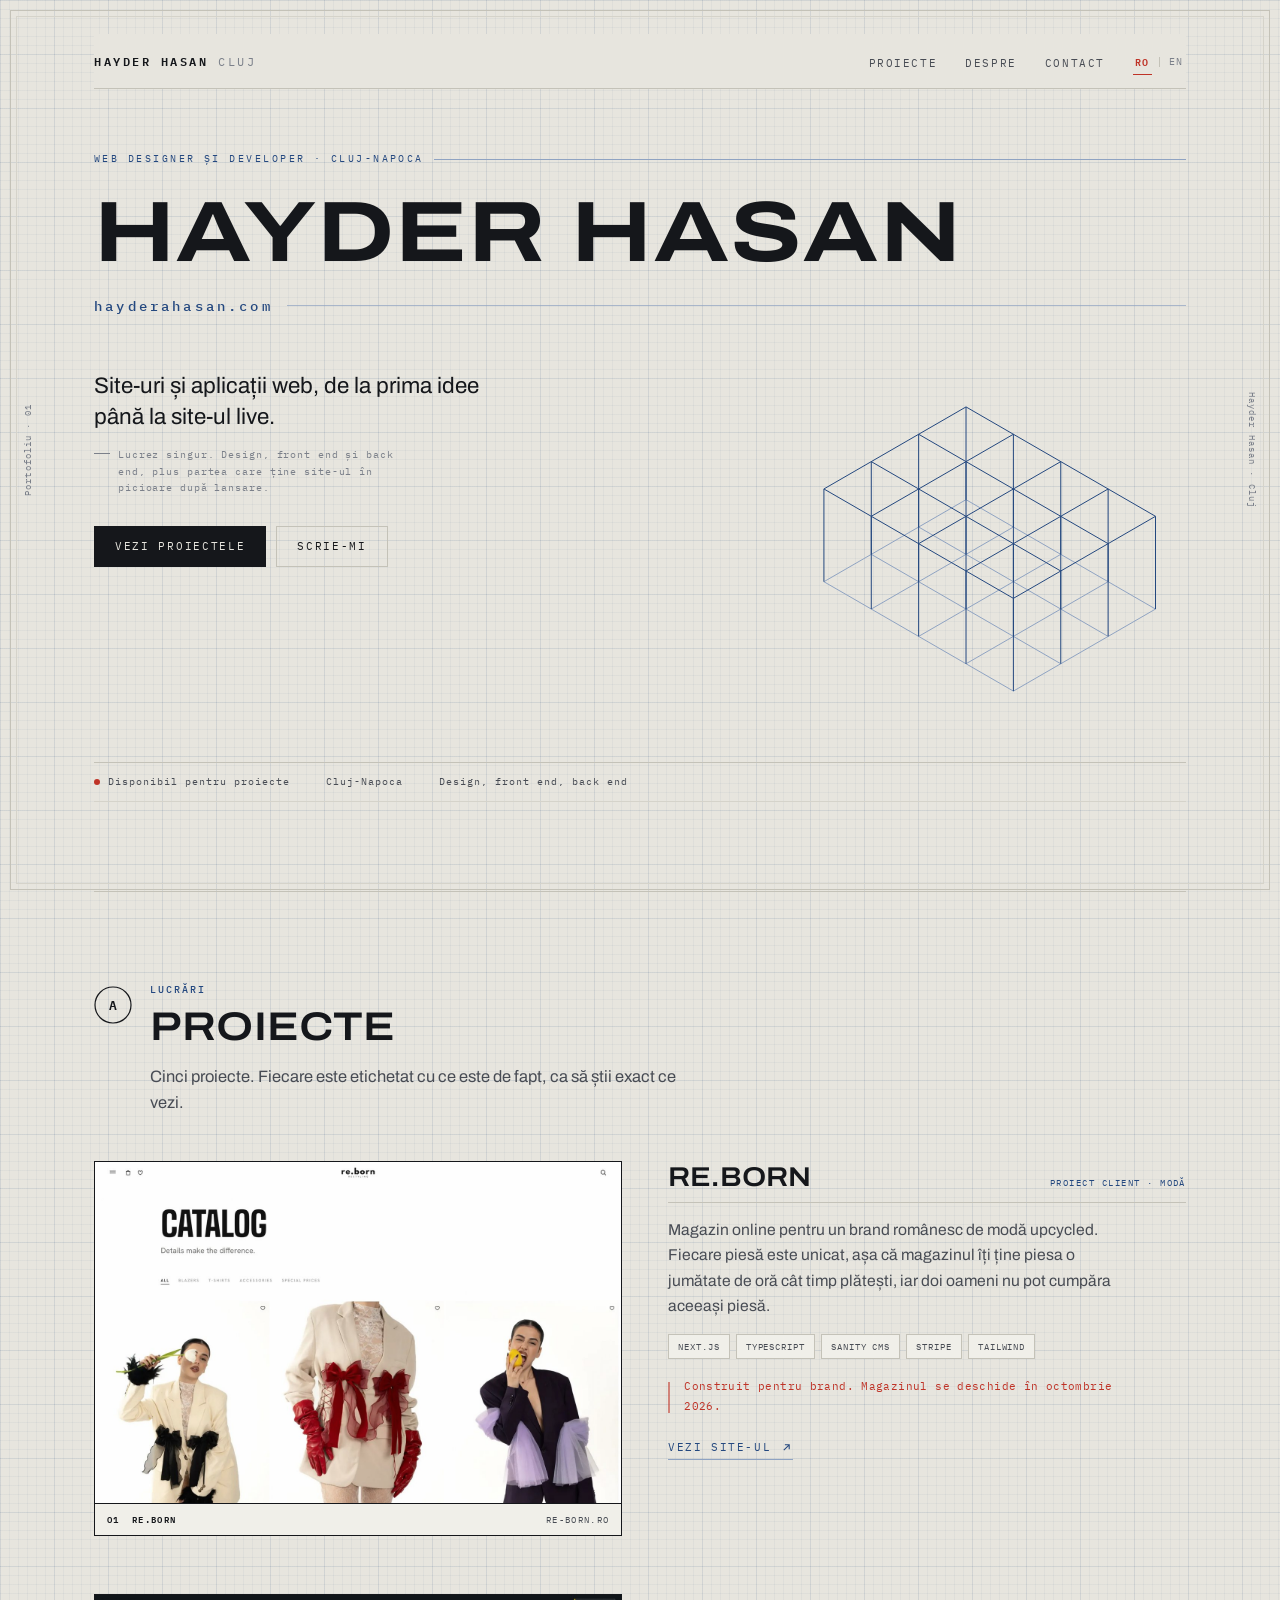
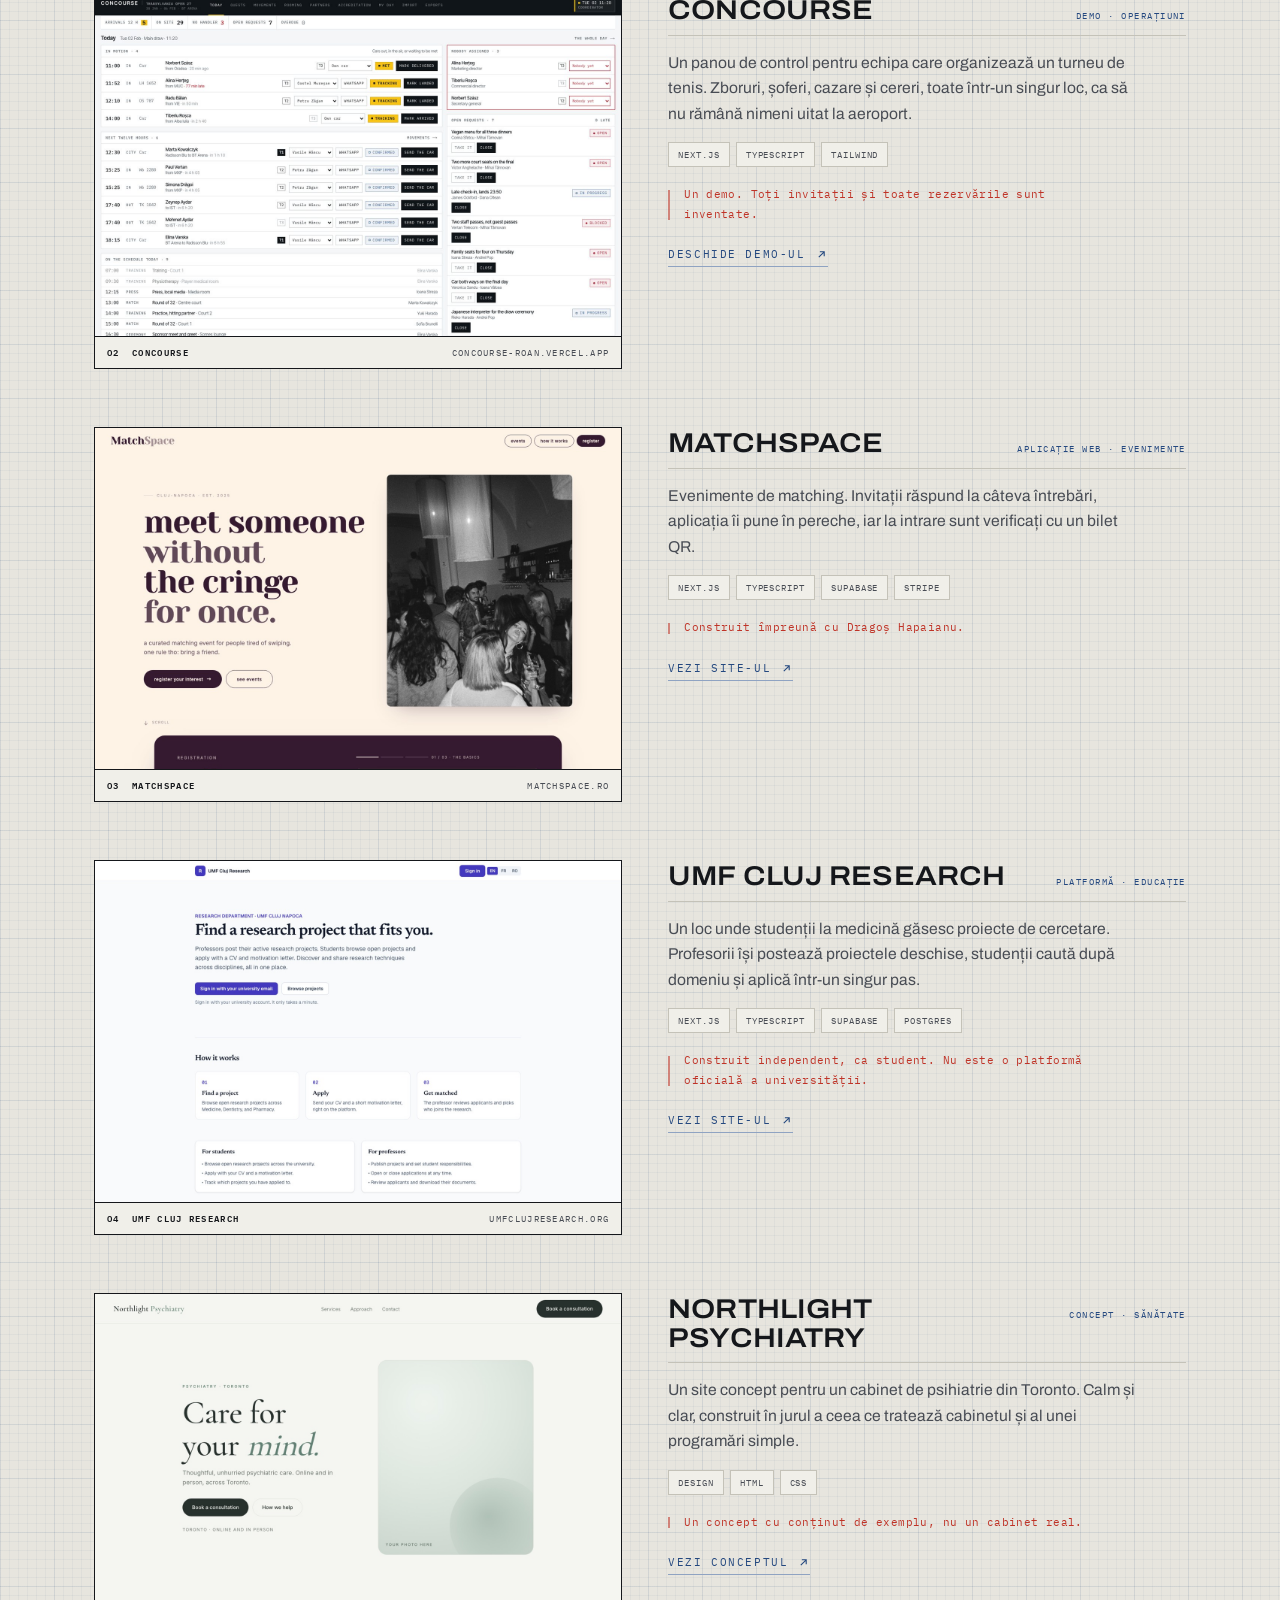
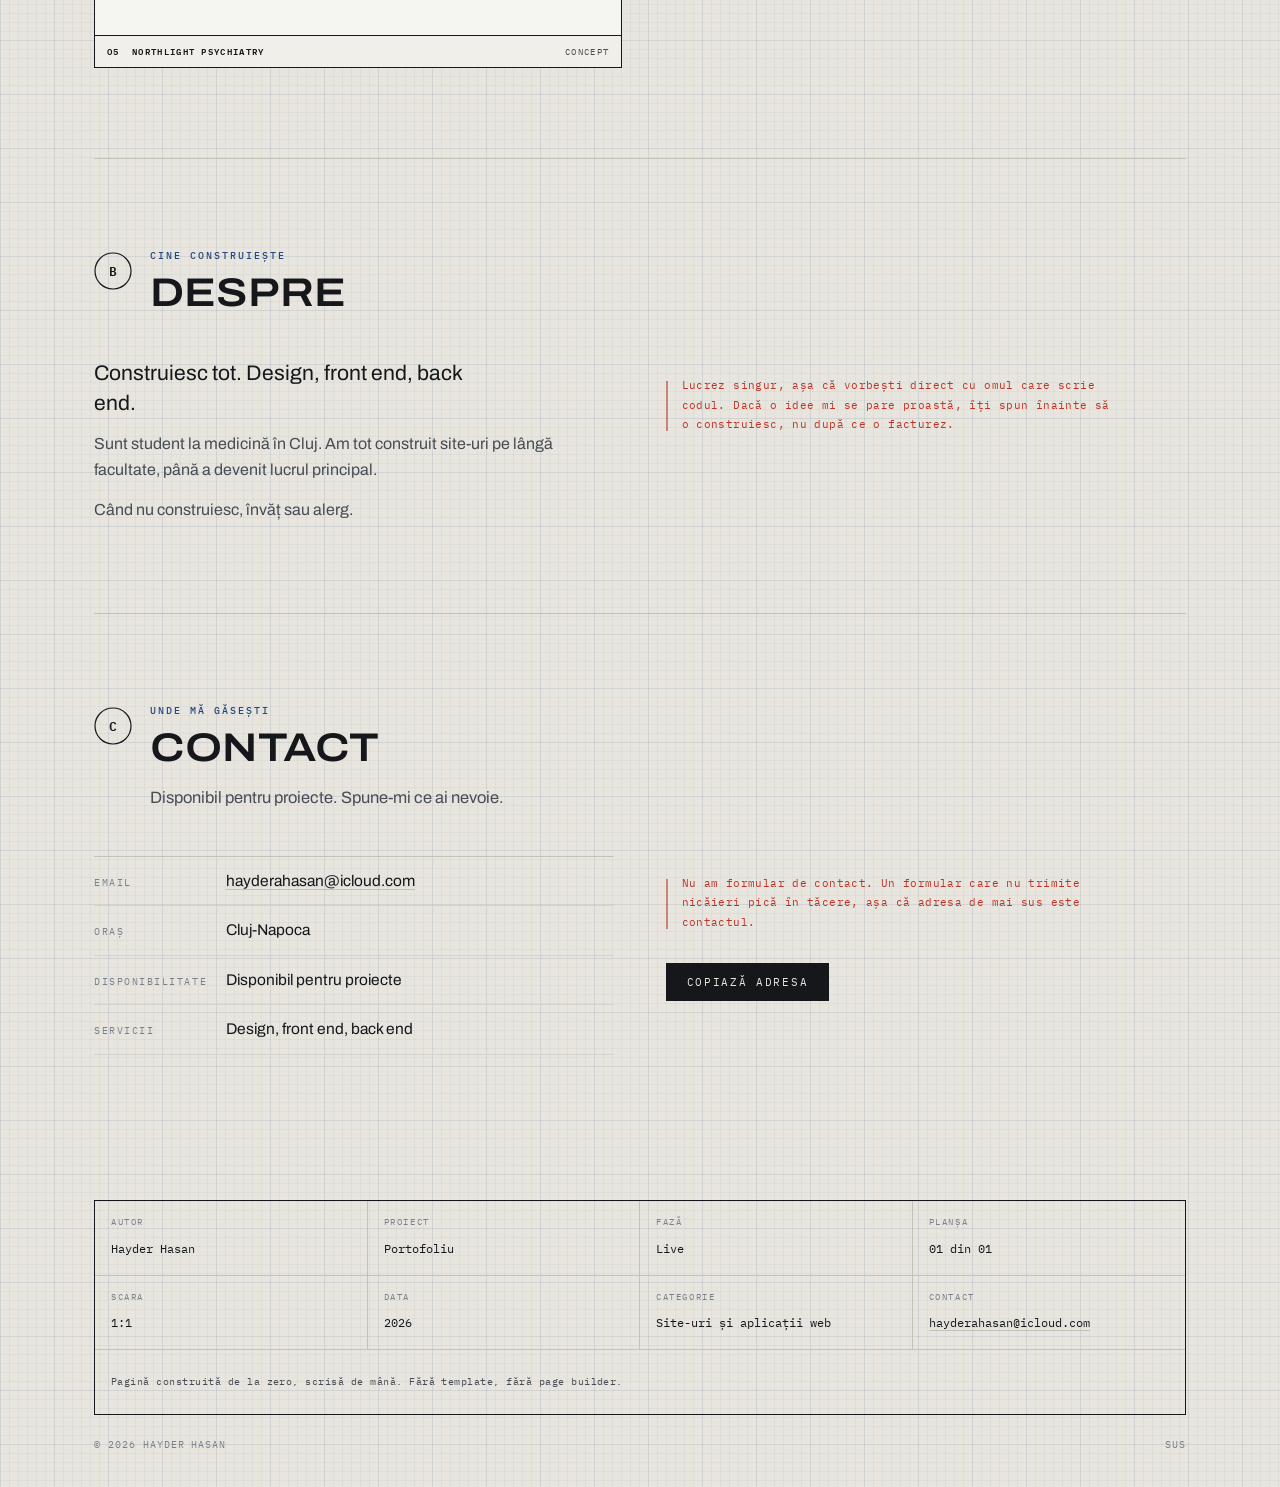
<file: index.html>
<!doctype html>
<html lang="ro">
<head>
<meta charset="utf-8">
<meta name="viewport" content="width=device-width, initial-scale=1">
<title>Hayder Hasan</title>
<meta name="description" id="metaDesc" content="Web designer și developer în Cluj. Proiecte recente: re.born, Concourse, MatchSpace, UMF Cluj Research și un concept pentru un cabinet de psihiatrie.">

<meta property="og:title" content="Hayder Hasan">
<meta property="og:description" content="Site-uri și aplicații web.">
<meta property="og:type" content="website">
<meta property="og:locale" content="ro_RO">
<meta property="og:url" content="https://hayderahasan.com">
<meta property="og:image" content="https://hayderahasan.com/assets/og.jpg">
<meta name="twitter:card" content="summary_large_image">
<meta name="theme-color" content="#E7E5DE">

<link rel="alternate" hreflang="ro" href="https://hayderahasan.com/">
<link rel="alternate" hreflang="en" href="https://hayderahasan.com/?lang=en">
<link rel="alternate" hreflang="x-default" href="https://hayderahasan.com/">

<link rel="icon" href="data:image/svg+xml,%3Csvg xmlns='http://www.w3.org/2000/svg' viewBox='0 0 32 32'%3E%3Crect width='32' height='32' fill='%23E7E5DE'/%3E%3Cpath d='M8 25V7M24 25V7M8 16h16' fill='none' stroke='%2315171B' stroke-width='2.4'/%3E%3C/svg%3E">

<link rel="preconnect" href="https://fonts.googleapis.com">
<link rel="preconnect" href="https://fonts.gstatic.com" crossorigin>
<link href="https://fonts.googleapis.com/css2?family=Archivo:wdth,wght@62..125,300..800&family=IBM+Plex+Mono:wght@400;500;600&display=swap" rel="stylesheet">

<link rel="stylesheet" href="css/styles.css">
</head>
<body>
<script>(function(){var m=window.matchMedia&&window.matchMedia("(prefers-reduced-motion: reduce)").matches;if(!m&&"IntersectionObserver" in window)document.documentElement.className+=" js-anim";})();</script>

<a class="skip" href="#continut" data-ro="Sari la conținut" data-en="Skip to content">Sari la conținut</a>

<div class="frame" aria-hidden="true">
  <span class="zone z-l" data-ro="Portofoliu · 01" data-en="Portfolio · 01">Portofoliu · 01</span>
  <span class="zone z-r" data-ro="Hayder Hasan · Cluj" data-en="Hayder Hasan · Cluj">Hayder Hasan · Cluj</span>
</div>

<div class="sheet">

  <header class="masthead">
    <div class="mark">
      <span class="mark-full">Hayder Hasan</span><span class="mark-short">H.H.</span>
      <span class="mark-sub" data-ro="Cluj" data-en="Cluj">Cluj</span>
    </div>
    <div class="mast-right">
      <nav data-aria-ro="Secțiuni" data-aria-en="Sections" aria-label="Secțiuni">
        <ul>
          <li><a href="#proiecte" data-ro="Proiecte" data-en="Work">Proiecte</a></li>
          <li><a href="#despre" data-ro="Despre" data-en="About">Despre</a></li>
          <li><a href="#contact" data-ro="Contact" data-en="Contact">Contact</a></li>
        </ul>
      </nav>
      <div class="lang" id="lang" role="group" data-aria-ro="Limbă" data-aria-en="Language" aria-label="Limbă">
        <button type="button" class="lang__btn" data-lang="ro">RO</button>
        <span class="lang__sep" aria-hidden="true"></span>
        <button type="button" class="lang__btn" data-lang="en">EN</button>
      </div>
    </div>
  </header>

  <main id="continut">

  <!-- ============ HERO ============ -->
  <section class="hero">
    <p class="eyebrow" data-ro="Web designer și developer · Cluj-Napoca" data-en="Web designer and developer · Cluj-Napoca">Web designer și developer · Cluj-Napoca</p>
    <h1>Hayder Hasan</h1>
    <p class="h1-domain">hayderahasan.com</p>

    <div class="hero-grid">
      <div>
        <p class="statement" data-ro="Site-uri și aplicații web, de la prima idee până la site-ul live." data-en="Websites and web apps, from the first idea to the live site.">Site-uri și aplicații web, de la prima idee până la site-ul live.</p>
        <p class="src" data-ro="Lucrez singur. Design, front end și back end, plus partea care ține site-ul în picioare după lansare." data-en="I work on my own. Design, front end and back end, plus the part that keeps the site standing after launch.">Lucrez singur. Design, front end și back end, plus partea care ține site-ul în picioare după lansare.</p>
        <div class="hero-actions">
          <a href="#proiecte" class="btn" data-ro="Vezi proiectele" data-en="See the work">Vezi proiectele</a>
          <a href="#contact" class="btn btn--ghost" data-ro="Scrie-mi" data-en="Get in touch">Scrie-mi</a>
        </div>
      </div>

      <div class="axo-wrap">
        <svg class="axo" viewBox="-145.51 -104 330.86 291" role="img" data-aria-ro="Desen axonometric, o grilă structurală" data-aria-en="Axonometric drawing, a structural grid" aria-label="Desen axonometric, o grilă structurală">
          <g><line x1="0" y1="0" x2="-119.51" y2="69" class="ax-faint"/><line x1="39.84" y1="23" x2="-79.67" y2="92" class="ax-faint"/><line x1="79.67" y1="46" x2="-39.84" y2="115" class="ax-faint"/><line x1="119.51" y1="69" x2="0" y2="138" class="ax-faint"/><line x1="159.35" y1="92" x2="39.84" y2="161" class="ax-faint"/><line x1="0" y1="0" x2="159.35" y2="92" class="ax-faint"/><line x1="-39.84" y1="23" x2="119.51" y2="115" class="ax-faint"/><line x1="-79.67" y1="46" x2="79.67" y2="138" class="ax-faint"/><line x1="-119.51" y1="69" x2="39.84" y2="161" class="ax-faint"/></g>
          <g><line x1="0" y1="0" x2="0" y2="-78" class="ax-line"/><line x1="-39.84" y1="23" x2="-39.84" y2="-55" class="ax-line"/><line x1="-79.67" y1="46" x2="-79.67" y2="-32" class="ax-line"/><line x1="-119.51" y1="69" x2="-119.51" y2="-9" class="ax-line"/><line x1="39.84" y1="23" x2="39.84" y2="-55" class="ax-line"/><line x1="0" y1="46" x2="0" y2="-32" class="ax-line"/><line x1="-39.84" y1="69" x2="-39.84" y2="-9" class="ax-line"/><line x1="-79.67" y1="92" x2="-79.67" y2="14" class="ax-line"/><line x1="79.67" y1="46" x2="79.67" y2="-32" class="ax-line"/><line x1="39.84" y1="69" x2="39.84" y2="-9" class="ax-line"/><line x1="0" y1="92" x2="0" y2="14" class="ax-line"/><line x1="-39.84" y1="115" x2="-39.84" y2="37" class="ax-line"/><line x1="119.51" y1="69" x2="119.51" y2="-9" class="ax-line"/><line x1="79.67" y1="92" x2="79.67" y2="14" class="ax-line"/><line x1="39.84" y1="115" x2="39.84" y2="37" class="ax-line"/><line x1="0" y1="138" x2="0" y2="60" class="ax-line"/><line x1="159.35" y1="92" x2="159.35" y2="14" class="ax-line"/><line x1="119.51" y1="115" x2="119.51" y2="37" class="ax-line"/><line x1="79.67" y1="138" x2="79.67" y2="60" class="ax-line"/><line x1="39.84" y1="161" x2="39.84" y2="83" class="ax-line"/></g>
          <g><line x1="0" y1="-78" x2="-119.51" y2="-9" class="ax-line"/><line x1="39.84" y1="-55" x2="-79.67" y2="14" class="ax-line"/><line x1="79.67" y1="-32" x2="-39.84" y2="37" class="ax-line"/><line x1="119.51" y1="-9" x2="0" y2="60" class="ax-line"/><line x1="159.35" y1="14" x2="39.84" y2="83" class="ax-line"/><line x1="0" y1="-78" x2="159.35" y2="14" class="ax-line"/><line x1="-39.84" y1="-55" x2="119.51" y2="37" class="ax-line"/><line x1="-79.67" y1="-32" x2="79.67" y2="60" class="ax-line"/><line x1="-119.51" y1="-9" x2="39.84" y2="83" class="ax-line"/></g>
        </svg>
      </div>
    </div>

    <div class="status">
      <div><span class="dot" aria-hidden="true"></span><span data-ro="Disponibil pentru proiecte" data-en="Available for work">Disponibil pentru proiecte</span></div>
      <div data-ro="Cluj-Napoca" data-en="Cluj-Napoca">Cluj-Napoca</div>
      <div data-ro="Design, front end, back end" data-en="Design, front end, back end">Design, front end, back end</div>
    </div>
  </section>

  <hr class="rule">

  <!-- ============ PROIECTE ============ -->
  <section id="proiecte">
    <div class="shead reveal">
      <svg class="bubble" viewBox="0 0 38 38" aria-hidden="true"><circle cx="19" cy="19" r="18"/><text x="19" y="24" text-anchor="middle">A</text></svg>
      <div class="shead-txt">
        <p class="slabel" data-ro="Lucrări" data-en="Selected work">Lucrări</p>
        <h2 data-ro="Proiecte" data-en="Work">Proiecte</h2>
        <p class="lead" data-ro="Cinci proiecte. Fiecare este etichetat cu ce este de fapt, ca să știi exact ce vezi." data-en="Five projects. Each one is labelled for what it actually is, so you know exactly what you are looking at.">Cinci proiecte. Fiecare este etichetat cu ce este de fapt, ca să știi exact ce vezi.</p>
      </div>
    </div>

    <ul class="plates">

      <!-- 01 re.born -->
      <li class="plate reveal">
        <div class="plate-fig">
          <img src="assets/reborn.jpg" alt="re.born" loading="lazy" width="1400" height="910">
          <div class="plate-cap"><b>01 &nbsp;re.born</b><span>re-born.ro</span></div>
        </div>
        <div class="plate-body">
          <div class="plate-top">
            <h3 class="plate-name">re.born</h3>
            <span class="plate-kind" data-ro="Proiect client · Modă" data-en="Client build · Fashion">Proiect client · Modă</span>
          </div>
          <p class="plate-desc" data-ro="Magazin online pentru un brand românesc de modă upcycled. Fiecare piesă este unicat, așa că magazinul îți ține piesa o jumătate de oră cât timp plătești, iar doi oameni nu pot cumpăra aceeași piesă." data-en="An online shop for a Romanian upcycled fashion label. Every piece is one of a kind, so the shop holds your piece for half an hour while you pay, and two people can never buy the same one.">Magazin online pentru un brand românesc de modă upcycled. Fiecare piesă este unicat, așa că magazinul îți ține piesa o jumătate de oră cât timp plătești, iar doi oameni nu pot cumpăra aceeași piesă.</p>
          <ul class="stack"><li>Next.js</li><li>TypeScript</li><li>Sanity CMS</li><li>Stripe</li><li>Tailwind</li></ul>
          <p class="note" data-ro="Construit pentru brand. Magazinul se deschide în octombrie 2026." data-en="Built for the brand. The shop opens in October 2026.">Construit pentru brand. Magazinul se deschide în octombrie 2026.</p>
          <a class="plate-link" href="https://re-born.ro" target="_blank" rel="noopener" data-aria-ro="re.born, se deschide într-o filă nouă" data-aria-en="re.born, opens in a new tab" aria-label="re.born, se deschide într-o filă nouă">
            <span data-ro="Vezi site-ul" data-en="Visit the site">Vezi site-ul</span>
            <svg viewBox="0 0 24 24" width="13" height="13" aria-hidden="true"><path d="M7 17L17 7M9 7h8v8" fill="none" stroke="currentColor" stroke-width="2"/></svg>
          </a>
        </div>
      </li>

      <!-- 02 Concourse -->
      <li class="plate reveal">
        <div class="plate-fig">
          <img src="assets/concourse.jpg" alt="Concourse" loading="lazy" width="1400" height="910">
          <div class="plate-cap"><b>02 &nbsp;Concourse</b><span>concourse-roan.vercel.app</span></div>
        </div>
        <div class="plate-body">
          <div class="plate-top">
            <h3 class="plate-name">Concourse</h3>
            <span class="plate-kind" data-ro="Demo · Operațiuni" data-en="Demo · Operations">Demo · Operațiuni</span>
          </div>
          <p class="plate-desc" data-ro="Un panou de control pentru echipa care organizează un turneu de tenis. Zboruri, șoferi, cazare și cereri, toate într-un singur loc, ca să nu rămână nimeni uitat la aeroport." data-en="A control room for the team running a tennis tournament. Flights, drivers, rooms and guest requests on one live board, so nobody gets forgotten at the airport.">Un panou de control pentru echipa care organizează un turneu de tenis. Zboruri, șoferi, cazare și cereri, toate într-un singur loc, ca să nu rămână nimeni uitat la aeroport.</p>
          <ul class="stack"><li>Next.js</li><li>TypeScript</li><li>Tailwind</li></ul>
          <p class="note" data-ro="Un demo. Toți invitații și toate rezervările sunt inventate." data-en="A demo. Every guest and booking in it is invented.">Un demo. Toți invitații și toate rezervările sunt inventate.</p>
          <a class="plate-link" href="https://concourse-roan.vercel.app" target="_blank" rel="noopener" data-aria-ro="Concourse, se deschide într-o filă nouă" data-aria-en="Concourse, opens in a new tab" aria-label="Concourse, se deschide într-o filă nouă">
            <span data-ro="Deschide demo-ul" data-en="Open the demo">Deschide demo-ul</span>
            <svg viewBox="0 0 24 24" width="13" height="13" aria-hidden="true"><path d="M7 17L17 7M9 7h8v8" fill="none" stroke="currentColor" stroke-width="2"/></svg>
          </a>
        </div>
      </li>

      <!-- 03 MatchSpace -->
      <li class="plate reveal">
        <div class="plate-fig">
          <img src="assets/matchspace.jpg" alt="MatchSpace" loading="lazy" width="1400" height="910">
          <div class="plate-cap"><b>03 &nbsp;MatchSpace</b><span>matchspace.ro</span></div>
        </div>
        <div class="plate-body">
          <div class="plate-top">
            <h3 class="plate-name">MatchSpace</h3>
            <span class="plate-kind" data-ro="Aplicație web · Evenimente" data-en="Web app · Events">Aplicație web · Evenimente</span>
          </div>
          <p class="plate-desc" data-ro="Evenimente de matching. Invitații răspund la câteva întrebări, aplicația îi pune în pereche, iar la intrare sunt verificați cu un bilet QR." data-en="Curated matching events. Guests answer a few questions, the app pairs them up, and the door team checks them in with a QR ticket.">Evenimente de matching. Invitații răspund la câteva întrebări, aplicația îi pune în pereche, iar la intrare sunt verificați cu un bilet QR.</p>
          <ul class="stack"><li>Next.js</li><li>TypeScript</li><li>Supabase</li><li>Stripe</li></ul>
          <p class="note" data-ro="Construit împreună cu Dragoș Hapaianu." data-en="Built together with Dragoș Hapaianu.">Construit împreună cu Dragoș Hapaianu.</p>
          <a class="plate-link" href="https://matchspace.ro" target="_blank" rel="noopener" data-aria-ro="MatchSpace, se deschide într-o filă nouă" data-aria-en="MatchSpace, opens in a new tab" aria-label="MatchSpace, se deschide într-o filă nouă">
            <span data-ro="Vezi site-ul" data-en="Visit the site">Vezi site-ul</span>
            <svg viewBox="0 0 24 24" width="13" height="13" aria-hidden="true"><path d="M7 17L17 7M9 7h8v8" fill="none" stroke="currentColor" stroke-width="2"/></svg>
          </a>
        </div>
      </li>

      <!-- 04 UMF Cluj Research -->
      <li class="plate reveal">
        <div class="plate-fig">
          <img src="assets/umfcluj.jpg" alt="UMF Cluj Research" loading="lazy" width="1400" height="910">
          <div class="plate-cap"><b>04 &nbsp;UMF Cluj Research</b><span>umfclujresearch.org</span></div>
        </div>
        <div class="plate-body">
          <div class="plate-top">
            <h3 class="plate-name">UMF Cluj Research</h3>
            <span class="plate-kind" data-ro="Platformă · Educație" data-en="Platform · Education">Platformă · Educație</span>
          </div>
          <p class="plate-desc" data-ro="Un loc unde studenții la medicină găsesc proiecte de cercetare. Profesorii își postează proiectele deschise, studenții caută după domeniu și aplică într-un singur pas." data-en="A place for medical students to find research to join. Professors post their open projects, students browse by field and apply in one step.">Un loc unde studenții la medicină găsesc proiecte de cercetare. Profesorii își postează proiectele deschise, studenții caută după domeniu și aplică într-un singur pas.</p>
          <ul class="stack"><li>Next.js</li><li>TypeScript</li><li>Supabase</li><li>Postgres</li></ul>
          <p class="note" data-ro="Construit independent, ca student. Nu este o platformă oficială a universității." data-en="Built independently as a student. Not an official university platform.">Construit independent, ca student. Nu este o platformă oficială a universității.</p>
          <a class="plate-link" href="https://umfclujresearch.org" target="_blank" rel="noopener" data-aria-ro="UMF Cluj Research, se deschide într-o filă nouă" data-aria-en="UMF Cluj Research, opens in a new tab" aria-label="UMF Cluj Research, se deschide într-o filă nouă">
            <span data-ro="Vezi site-ul" data-en="Visit the site">Vezi site-ul</span>
            <svg viewBox="0 0 24 24" width="13" height="13" aria-hidden="true"><path d="M7 17L17 7M9 7h8v8" fill="none" stroke="currentColor" stroke-width="2"/></svg>
          </a>
        </div>
      </li>

      <!-- 05 Northlight Psychiatry -->
      <li class="plate reveal">
        <div class="plate-fig">
          <img src="assets/psychiatry.jpg" alt="Northlight Psychiatry" loading="lazy" width="1400" height="910">
          <div class="plate-cap"><b>05 &nbsp;Northlight Psychiatry</b><span data-ro="Concept" data-en="Concept">Concept</span></div>
        </div>
        <div class="plate-body">
          <div class="plate-top">
            <h3 class="plate-name">Northlight Psychiatry</h3>
            <span class="plate-kind" data-ro="Concept · Sănătate" data-en="Concept · Healthcare">Concept · Sănătate</span>
          </div>
          <p class="plate-desc" data-ro="Un site concept pentru un cabinet de psihiatrie din Toronto. Calm și clar, construit în jurul a ceea ce tratează cabinetul și al unei programări simple." data-en="A concept site for a psychiatry practice in Toronto. Calm and clear, built around what the practice helps with and an easy way to book.">Un site concept pentru un cabinet de psihiatrie din Toronto. Calm și clar, construit în jurul a ceea ce tratează cabinetul și al unei programări simple.</p>
          <ul class="stack"><li>Design</li><li>HTML</li><li>CSS</li></ul>
          <p class="note" data-ro="Un concept cu conținut de exemplu, nu un cabinet real." data-en="A concept with sample content, not a real practice.">Un concept cu conținut de exemplu, nu un cabinet real.</p>
          <a class="plate-link" href="work/psychiatry/index.html" target="_blank" rel="noopener" data-aria-ro="Conceptul Northlight Psychiatry, se deschide într-o filă nouă" data-aria-en="Northlight Psychiatry concept, opens in a new tab" aria-label="Conceptul Northlight Psychiatry, se deschide într-o filă nouă">
            <span data-ro="Vezi conceptul" data-en="View the concept">Vezi conceptul</span>
            <svg viewBox="0 0 24 24" width="13" height="13" aria-hidden="true"><path d="M7 17L17 7M9 7h8v8" fill="none" stroke="currentColor" stroke-width="2"/></svg>
          </a>
        </div>
      </li>

    </ul>
  </section>

  <hr class="rule">

  <!-- ============ DESPRE ============ -->
  <section id="despre">
    <div class="shead reveal">
      <svg class="bubble" viewBox="0 0 38 38" aria-hidden="true"><circle cx="19" cy="19" r="18"/><text x="19" y="24" text-anchor="middle">B</text></svg>
      <div class="shead-txt">
        <p class="slabel" data-ro="Cine construiește" data-en="Who builds it">Cine construiește</p>
        <h2 data-ro="Despre" data-en="About">Despre</h2>
      </div>
    </div>

    <div class="two-col reveal">
      <div class="bio">
        <p class="bio-lead" data-ro="Construiesc tot. Design, front end, back end." data-en="I build the whole thing. Design, front end, back end.">Construiesc tot. Design, front end, back end.</p>
        <p data-ro="Sunt student la medicină în Cluj. Am tot construit site-uri pe lângă facultate, până a devenit lucrul principal." data-en="I am a medical student in Cluj. I kept building things on the side until it became the main thing.">Sunt student la medicină în Cluj. Am tot construit site-uri pe lângă facultate, până a devenit lucrul principal.</p>
        <p data-ro="Când nu construiesc, învăț sau alerg." data-en="When I am not building, I am studying or out running.">Când nu construiesc, învăț sau alerg.</p>
      </div>
      <div>
        <p class="note" data-ro="Lucrez singur, așa că vorbești direct cu omul care scrie codul. Dacă o idee mi se pare proastă, îți spun înainte să o construiesc, nu după ce o facturez." data-en="I work on my own, so you talk to the person writing the code. If I think an idea is bad, I will say so before I build it, not after I invoice it.">Lucrez singur, așa că vorbești direct cu omul care scrie codul. Dacă o idee mi se pare proastă, îți spun înainte să o construiesc, nu după ce o facturez.</p>
      </div>
    </div>
  </section>

  <hr class="rule">

  <!-- ============ CONTACT ============ -->
  <section id="contact">
    <div class="shead reveal">
      <svg class="bubble" viewBox="0 0 38 38" aria-hidden="true"><circle cx="19" cy="19" r="18"/><text x="19" y="24" text-anchor="middle">C</text></svg>
      <div class="shead-txt">
        <p class="slabel" data-ro="Unde mă găsești" data-en="Where to find me">Unde mă găsești</p>
        <h2 data-ro="Contact" data-en="Contact">Contact</h2>
        <p class="lead" data-ro="Disponibil pentru proiecte. Spune-mi ce ai nevoie." data-en="Open for work. Tell me what you need.">Disponibil pentru proiecte. Spune-mi ce ai nevoie.</p>
      </div>
    </div>

    <div class="two-col reveal">
      <dl class="dl">
        <div>
          <dt data-ro="Email" data-en="Email">Email</dt>
          <dd><a href="mailto:hayderahasan@icloud.com?subject=Proiect">hayderahasan@icloud.com</a></dd>
        </div>
        <div>
          <dt data-ro="Oraș" data-en="City">Oraș</dt>
          <dd>Cluj-Napoca</dd>
        </div>
        <div>
          <dt data-ro="Disponibilitate" data-en="Availability">Disponibilitate</dt>
          <dd data-ro="Disponibil pentru proiecte" data-en="Available for work">Disponibil pentru proiecte</dd>
        </div>
        <div>
          <dt data-ro="Servicii" data-en="Services">Servicii</dt>
          <dd data-ro="Design, front end, back end" data-en="Design, front end, back end">Design, front end, back end</dd>
        </div>
      </dl>
      <div>
        <p class="note" data-ro="Nu am formular de contact. Un formular care nu trimite nicăieri pică în tăcere, așa că adresa de mai sus este contactul." data-en="There is no contact form. A form that posts nowhere fails silently, so the address above is the contact.">Nu am formular de contact. Un formular care nu trimite nicăieri pică în tăcere, așa că adresa de mai sus este contactul.</p>
        <div class="copy-row">
          <button type="button" class="btn" id="copyMail" data-ro="Copiază adresa" data-en="Copy email address">Copiază adresa</button>
          <p class="copy-status" id="contactStatus" role="status" aria-live="polite"></p>
        </div>
      </div>
    </div>
  </section>

  </main>

  <!-- ============ TITLE BLOCK ============ -->
  <div class="titleblock reveal">
    <div class="tb-grid">
      <div class="tb-cell"><span class="tb-k" data-ro="Autor" data-en="Author">Autor</span><span class="tb-v">Hayder Hasan</span></div>
      <div class="tb-cell"><span class="tb-k" data-ro="Proiect" data-en="Project">Proiect</span><span class="tb-v" data-ro="Portofoliu" data-en="Portfolio">Portofoliu</span></div>
      <div class="tb-cell"><span class="tb-k" data-ro="Fază" data-en="Phase">Fază</span><span class="tb-v" data-ro="Live" data-en="Live">Live</span></div>
      <div class="tb-cell"><span class="tb-k" data-ro="Planșa" data-en="Sheet">Planșa</span><span class="tb-v" data-ro="01 din 01" data-en="01 of 01">01 din 01</span></div>
      <div class="tb-cell"><span class="tb-k" data-ro="Scara" data-en="Scale">Scara</span><span class="tb-v">1:1</span></div>
      <div class="tb-cell"><span class="tb-k" data-ro="Data" data-en="Date">Data</span><span class="tb-v" id="tbYear">2026</span></div>
      <div class="tb-cell"><span class="tb-k" data-ro="Categorie" data-en="Category">Categorie</span><span class="tb-v" data-ro="Site-uri și aplicații web" data-en="Websites and web apps">Site-uri și aplicații web</span></div>
      <div class="tb-cell"><span class="tb-k" data-ro="Contact" data-en="Contact">Contact</span><span class="tb-v"><a href="mailto:hayderahasan@icloud.com?subject=Proiect">hayderahasan@icloud.com</a></span></div>
    </div>
    <p class="tb-note" data-ro="Pagină construită de la zero, scrisă de mână. Fără template, fără page builder." data-en="Page built from scratch and written by hand. No template, no page builder.">Pagină construită de la zero, scrisă de mână. Fără template, fără page builder.</p>
  </div>

  <div class="sheet-foot">
    <span>&copy; <span id="year">2026</span> Hayder Hasan</span>
    <a href="#" data-ro="Sus" data-en="Back to top">Sus</a>
  </div>

</div>

<script src="js/main.js"></script>
</body>
</html>
</file>
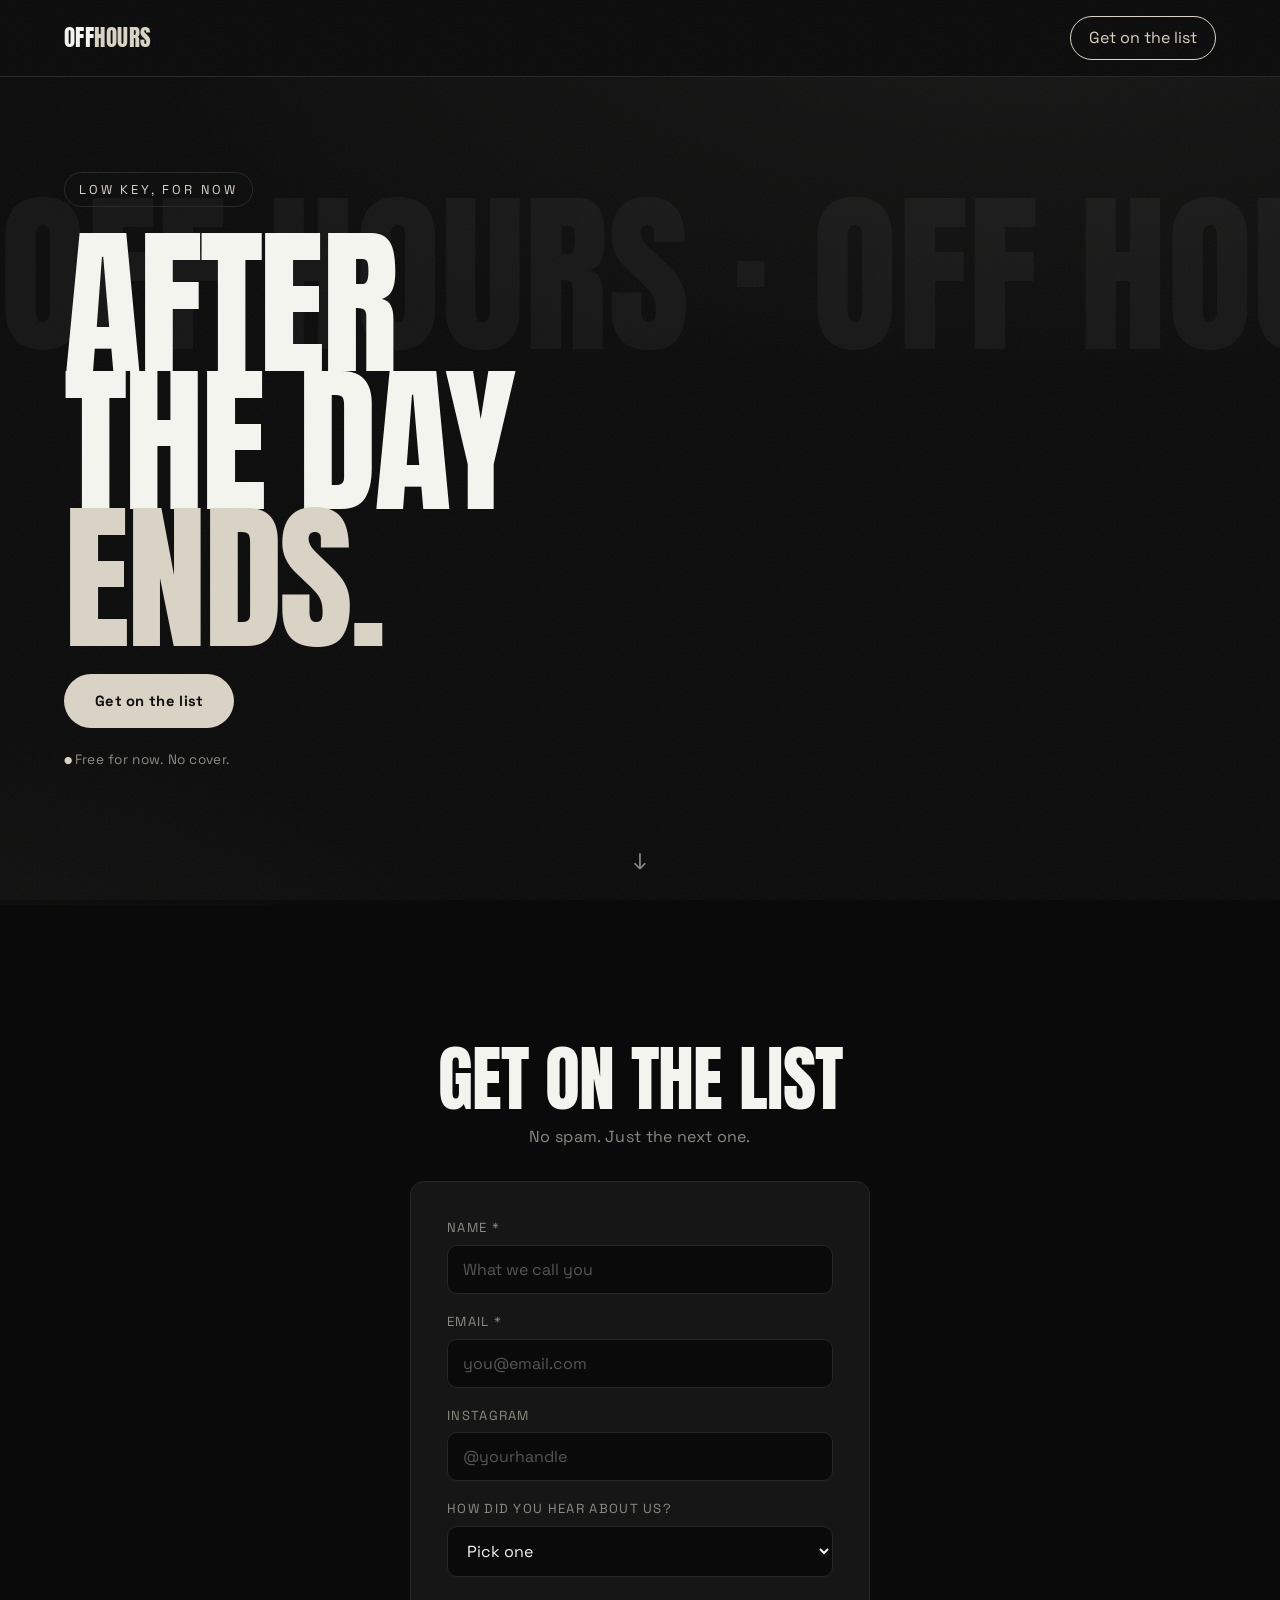
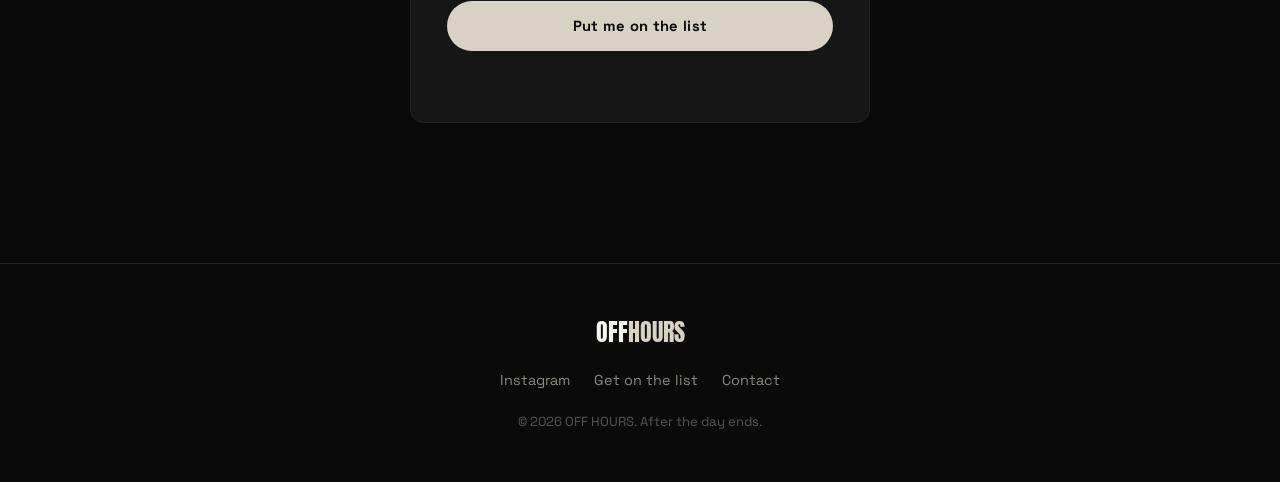
<file: work/off-hours/index.html>
<!DOCTYPE html>
<html lang="en">
<head>
  <meta charset="UTF-8" />
  <meta name="viewport" content="width=device-width, initial-scale=1.0" />
  <title>OFF HOURS</title>
  <meta name="description" content="OFF HOURS. After the day ends. Get on the list." />

  <!-- Open Graph / social share (replace assets/og.jpg with your own 1200x630 image) -->
  <meta property="og:title" content="OFF HOURS" />
  <meta property="og:description" content="After the day ends. Get on the list." />
  <meta property="og:type" content="website" />
  <meta property="og:image" content="assets/og.jpg" />
  <meta name="theme-color" content="#0a0a0a" />

  <!-- Favicon (inline so there's zero extra request / no missing file) -->
  <link rel="icon" href="data:image/svg+xml,<svg xmlns='http://www.w3.org/2000/svg' viewBox='0 0 100 100'><rect width='100' height='100' fill='%230a0a0a'/><text x='50' y='68' font-size='62' font-family='Arial' font-weight='900' fill='%23d8d2c4' text-anchor='middle'>O</text></svg>" />

  <!-- Fonts: Anton for poster headlines, Space Grotesk for everything else (both free) -->
  <link rel="preconnect" href="https://fonts.googleapis.com" />
  <link rel="preconnect" href="https://fonts.gstatic.com" crossorigin />
  <link href="https://fonts.googleapis.com/css2?family=Anton&family=Space+Grotesk:wght@400;500;700&display=swap" rel="stylesheet" />

  <link rel="stylesheet" href="css/styles.css" />
</head>
<body>
  <!-- film grain overlay -->
  <div class="grain" aria-hidden="true"></div>

  <!-- NAV -->
  <header class="nav" id="top">
    <a href="#top" class="nav__logo">OFF<span>HOURS</span></a>
    <a href="#list" class="nav__cta">Get on the list</a>
  </header>

  <!-- HERO -->
  <section class="hero">
    <div class="hero__marquee" aria-hidden="true">
      <div class="hero__marquee-track">
        OFF HOURS · OFF HOURS · OFF HOURS · OFF HOURS · OFF HOURS · OFF HOURS ·&nbsp;
        OFF HOURS · OFF HOURS · OFF HOURS · OFF HOURS · OFF HOURS · OFF HOURS ·&nbsp;
      </div>
    </div>

    <div class="hero__inner">
      <p class="hero__eyebrow">Low key, for now</p>
      <h1 class="hero__title">
        AFTER<br />THE DAY<br /><span class="accent">ENDS.</span>
      </h1>
      <div class="hero__actions">
        <a href="#list" class="btn btn--accent">Get on the list</a>
      </div>
      <p class="hero__note">Free for now. No cover.</p>
    </div>

    <a href="#list" class="hero__scroll" aria-label="Scroll down">↓</a>
  </section>

  <!-- ONBOARDING -->
  <section class="section list" id="list">
    <h2 class="list__title">Get on the list</h2>
    <p class="list__note">No spam. Just the next one.</p>

    <form class="form" id="list-form" novalidate>
      <div class="form__row">
        <label for="name">Name *</label>
        <input id="name" name="name" type="text" autocomplete="name" required placeholder="What we call you" />
      </div>
      <div class="form__row">
        <label for="email">Email *</label>
        <input id="email" name="email" type="email" autocomplete="email" required placeholder="you@email.com" />
      </div>
      <div class="form__row">
        <label for="instagram">Instagram</label>
        <input id="instagram" name="instagram" type="text" placeholder="@yourhandle" />
      </div>
      <div class="form__row">
        <label for="referral">How did you hear about us?</label>
        <select id="referral" name="referral">
          <option value="">Pick one</option>
          <option>A friend</option>
          <option>Instagram</option>
          <option>At a meet up</option>
          <option>Other</option>
        </select>
      </div>
      <button type="submit" class="btn btn--accent form__submit">Put me on the list</button>
      <p class="form__status" id="list-status" role="status" aria-live="polite"></p>
    </form>
  </section>

  <!-- FOOTER -->
  <footer class="footer">
    <div class="footer__brand">OFF<span>HOURS</span></div>
    <div class="footer__links">
      <a href="#" id="insta-link-foot" target="_blank" rel="noopener">Instagram</a>
      <a href="#list">Get on the list</a>
      <a href="#" id="email-link">Contact</a>
    </div>
    <p class="footer__fine">© <span id="year"></span> OFF HOURS. After the day ends.</p>
  </footer>

  <script src="js/config.js"></script>
  <script src="js/main.js"></script>
</body>
</html>
</file>
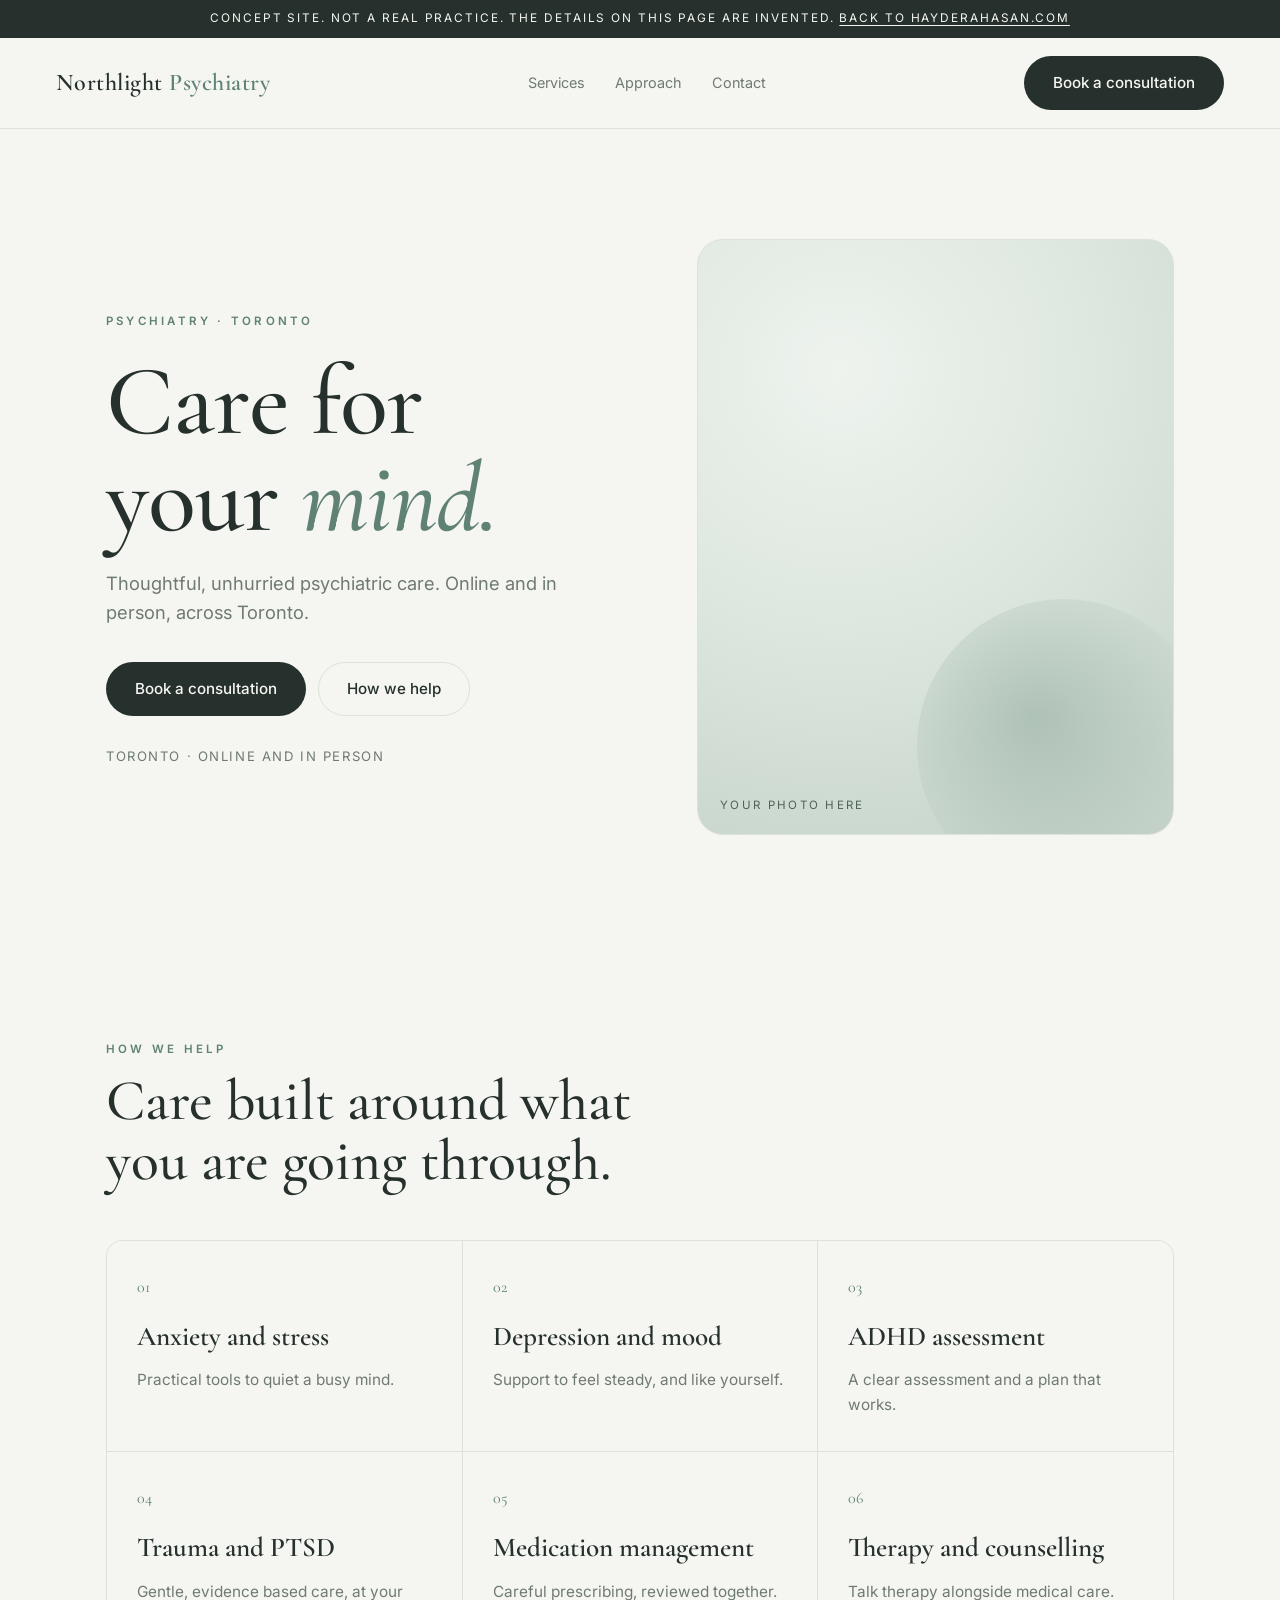
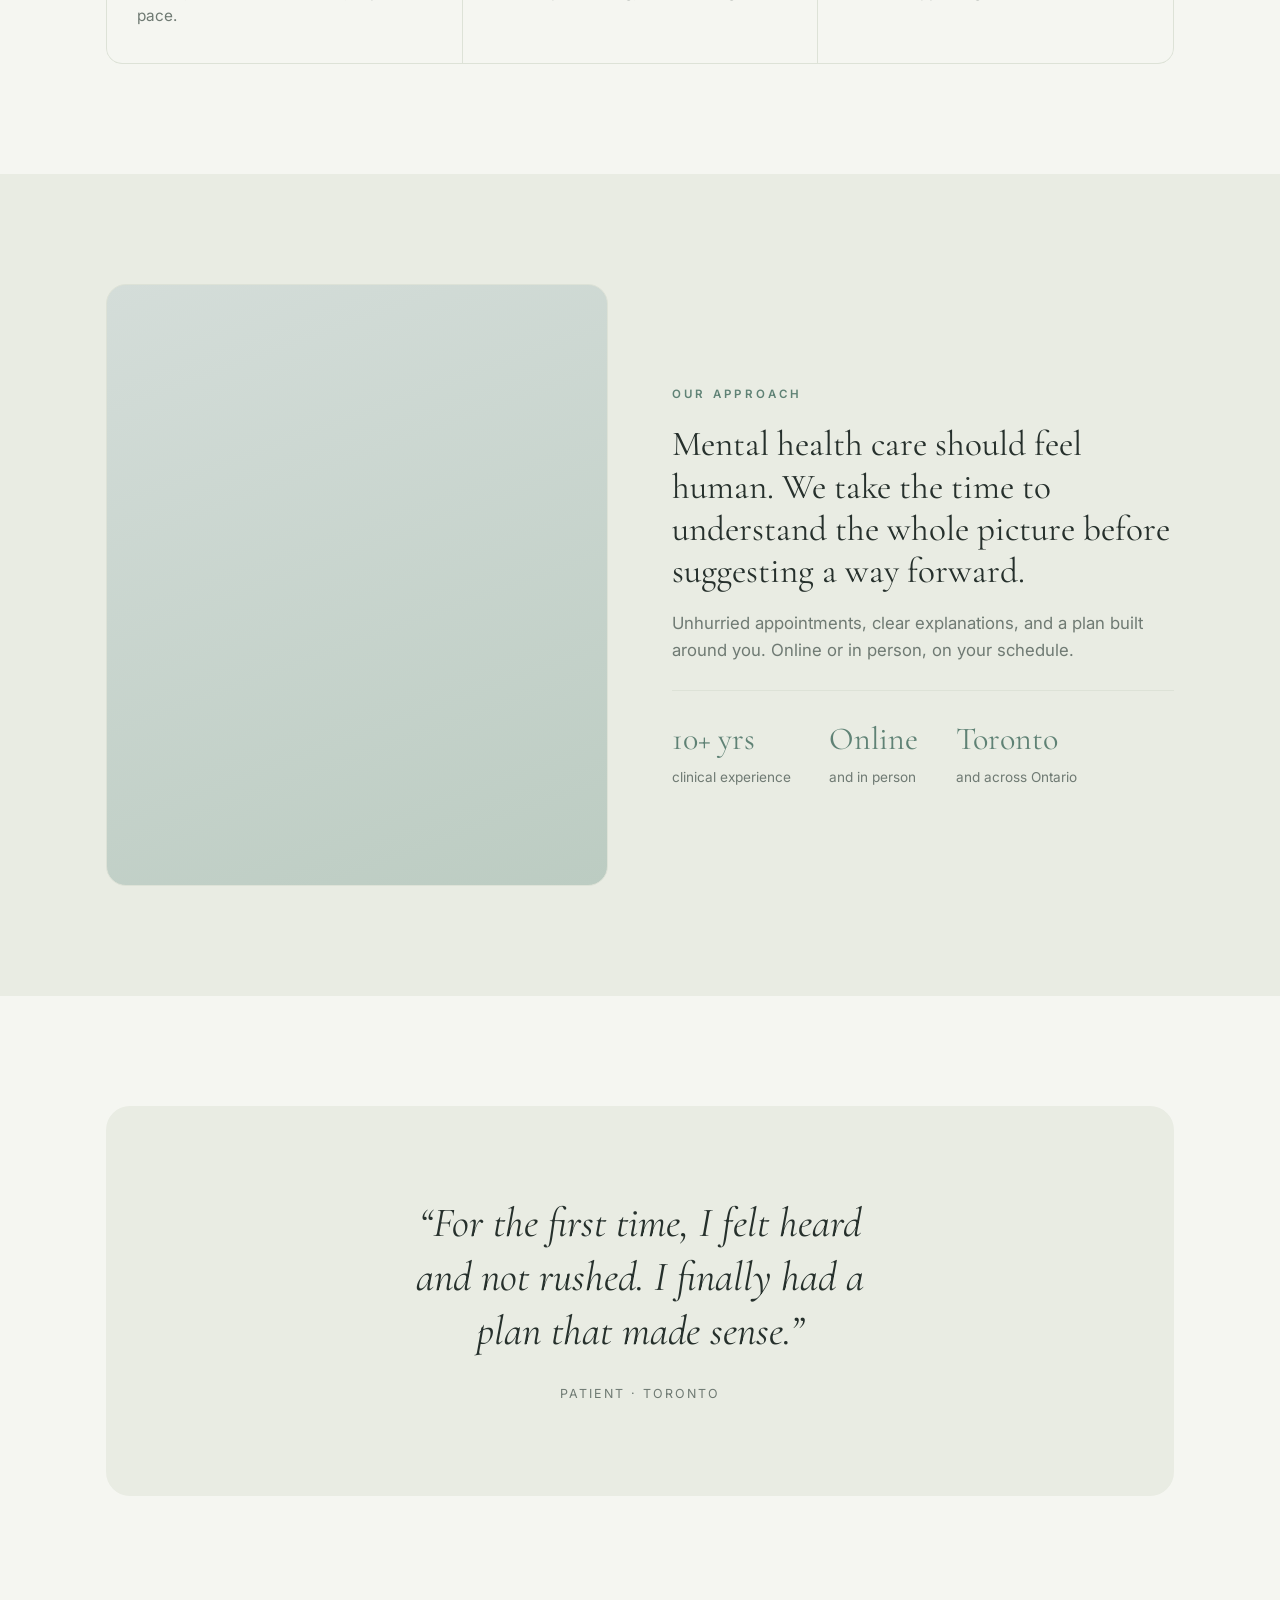
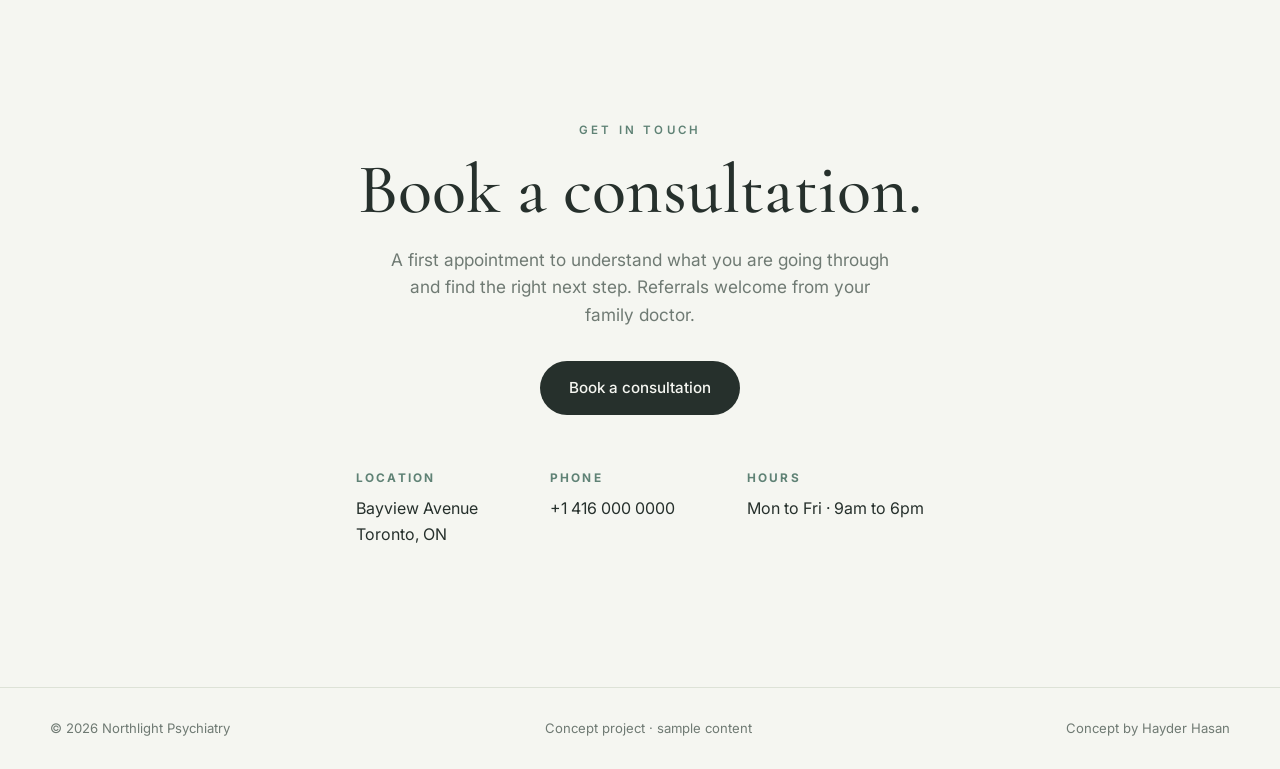
<file: work/psychiatry/index.html>
<!DOCTYPE html>
<html lang="en">
<head>
  <meta charset="UTF-8" />
  <meta name="viewport" content="width=device-width, initial-scale=1.0" />
  <title>Northlight Psychiatry · Toronto</title>
  <meta name="description" content="Northlight Psychiatry. Thoughtful, unhurried psychiatric care, online and in person across Toronto. Concept site by Hayder Hasan." />
  <link rel="icon" href="data:image/svg+xml,<svg xmlns='http://www.w3.org/2000/svg' viewBox='0 0 100 100'><rect width='100' height='100' fill='%23f4f5f1'/><text x='50' y='70' font-size='56' font-family='Georgia,serif' fill='%236f8c7f' text-anchor='middle'>N</text></svg>" />
  <link rel="preconnect" href="https://fonts.googleapis.com" />
  <link rel="preconnect" href="https://fonts.gstatic.com" crossorigin />
  <link href="https://fonts.googleapis.com/css2?family=Cormorant+Garamond:wght@400;500;600;700&family=Inter:wght@400;500;600&display=swap" rel="stylesheet" />
  <style>
    :root{
      --paper:#f5f6f1; --ivory:#e9ece3; --ink:#26302c; --muted:#6f7a73;
      --line:#dde2d7; --calm:#dde7df; --sky:#d4ddd9; --accent:#5f8275;
      --ease:cubic-bezier(.22,1,.36,1);
    }
    *{margin:0;padding:0;box-sizing:border-box;min-width:0}
    html{scroll-behavior:smooth;-webkit-font-smoothing:antialiased;overflow-x:hidden;-webkit-text-size-adjust:100%;text-size-adjust:100%;-webkit-tap-highlight-color:transparent}
    body{background:var(--paper);color:var(--ink);font-family:"Inter",system-ui,sans-serif;line-height:1.6;overflow-x:hidden}
    a{color:inherit;text-decoration:none}
    ::selection{background:var(--accent);color:#fff}
    .wrap{max-width:1180px;margin:0 auto;padding:0 clamp(20px,5vw,56px)}
    .label{font-size:.72rem;letter-spacing:.28em;text-transform:uppercase;color:var(--accent);font-weight:600}
    .serif{font-family:"Cormorant Garamond",Georgia,serif}
    .btn{display:inline-flex;align-items:center;gap:8px;padding:14px 28px;border-radius:100px;font-weight:500;font-size:.95rem;transition:transform .35s var(--ease),background .3s,color .3s,border-color .3s;border:1px solid transparent}
    .btn--solid{background:var(--ink);color:var(--paper)}
    .btn--solid:hover{background:var(--accent)}
    .btn--ghost{border-color:var(--line);color:var(--ink)}
    .btn--ghost:hover{border-color:var(--accent);color:var(--accent)}

    /* nav */
    /* concept banner, so the label travels with the page */
    .conceptbar{background:var(--ink);color:var(--paper);
      font-size:.74rem;letter-spacing:.16em;text-transform:uppercase;text-align:center;
      padding:10px 16px;line-height:1.5}
    .conceptbar a{color:var(--paper);text-decoration:underline;text-underline-offset:3px}
    @media(max-width:520px){.conceptbar{font-size:.66rem;letter-spacing:.1em}}
    .nav{position:sticky;top:0;z-index:50;background:rgba(245,246,241,.84);-webkit-backdrop-filter:blur(10px);backdrop-filter:blur(10px);border-bottom:1px solid var(--line)}
    .nav__in{display:flex;align-items:center;justify-content:space-between;gap:14px;padding:18px clamp(20px,5vw,56px)}
    .brand{font-family:"Cormorant Garamond",serif;font-size:1.5rem;font-weight:600;letter-spacing:.02em;min-width:0;white-space:nowrap;overflow:hidden;text-overflow:ellipsis}
    .brand b{color:var(--accent);font-weight:600}
    .nav__links{display:flex;gap:30px;font-size:.9rem;color:var(--muted)}
    .nav__links a{transition:color .25s}
    .nav__links a:hover{color:var(--ink)}
    .nav__cta{display:inline-flex;flex:0 0 auto;white-space:nowrap}
    @media(max-width:780px){.nav__links{display:none}}
    @media(max-width:430px){.nav__in{padding:14px 18px}.brand{font-size:1.25rem}.nav__cta{padding:10px 16px;font-size:.85rem}}

    /* hero */
    .hero{padding:clamp(60px,9vw,110px) 0 clamp(50px,7vw,90px)}
    .hero__grid{display:grid;grid-template-columns:1.05fr .95fr;gap:clamp(28px,5vw,72px);align-items:center}
    .hero__title{font-size:clamp(3rem,8vw,6.2rem);line-height:.98;font-weight:500;letter-spacing:-.01em;margin:20px 0 22px}
    .hero__title em{font-style:italic;color:var(--accent)}
    .hero__sub{font-size:1.15rem;color:var(--muted);max-width:42ch;margin-bottom:34px}
    .hero__actions{display:flex;flex-wrap:wrap;gap:12px}
    .hero__meta{margin-top:30px;font-size:.82rem;letter-spacing:.12em;text-transform:uppercase;color:var(--muted)}
    .hero__art{position:relative;aspect-ratio:4/5;border-radius:26px;background:
        radial-gradient(120% 95% at 30% 22%, #eef3ee 0%, var(--calm) 46%, #c4d2c8 100%);
        overflow:hidden;border:1px solid var(--line)}
    .hero__art::after{content:"";position:absolute;width:62%;aspect-ratio:1;right:-8%;bottom:-10%;border-radius:50%;
        background:radial-gradient(circle at 40% 40%, rgba(95,130,117,.30), transparent 70%)}
    .hero__art span{position:absolute;left:22px;bottom:20px;z-index:1;font-size:.72rem;letter-spacing:.2em;text-transform:uppercase;color:#4f6258}
    @media(max-width:820px){.hero__grid{grid-template-columns:1fr}.hero__art{aspect-ratio:16/12;border-radius:20px;order:-1}}

    /* sections */
    section{scroll-margin-top:80px}
    .sec{padding:clamp(60px,9vw,110px) 0}
    .sec__head{max-width:60ch;margin-bottom:48px}
    .sec__head h2{font-size:clamp(2.2rem,5vw,3.6rem);font-weight:500;line-height:1.04;margin-top:12px}

    /* services */
    .grid{display:grid;grid-template-columns:repeat(3,1fr);gap:1px;background:var(--line);border:1px solid var(--line);border-radius:16px;overflow:hidden}
    .card{background:var(--paper);padding:34px 30px;transition:background .35s var(--ease)}
    .card:hover{background:var(--ivory)}
    .card__n{font-family:"Cormorant Garamond",serif;font-size:1rem;color:var(--accent)}
    .card h3{font-family:"Cormorant Garamond",serif;font-size:1.7rem;font-weight:600;margin:14px 0 10px}
    .card p{color:var(--muted);font-size:.96rem}
    @media(max-width:860px){.grid{grid-template-columns:repeat(2,1fr)}}
    @media(max-width:540px){.grid{grid-template-columns:1fr}}

    /* approach */
    .appro{display:grid;grid-template-columns:1fr 1fr;gap:clamp(28px,5vw,72px);align-items:center}
    .appro__art{aspect-ratio:5/6;border-radius:20px;background:linear-gradient(160deg,var(--sky),#bcccc2);border:1px solid var(--line)}
    .appro p{color:var(--muted);font-size:1.05rem;margin-top:18px}
    .appro .lead{font-family:"Cormorant Garamond",serif;font-size:clamp(1.6rem,3vw,2.2rem);color:var(--ink);line-height:1.2}
    .trust{margin-top:26px;padding-top:22px;border-top:1px solid var(--line);display:flex;gap:38px;flex-wrap:wrap}
    .trust div span{display:block;font-family:"Cormorant Garamond",serif;font-size:2rem;color:var(--accent)}
    .trust div small{color:var(--muted);font-size:.85rem}
    @media(max-width:780px){.appro{grid-template-columns:1fr}.appro__art{aspect-ratio:16/11;order:-1}}

    /* quote */
    .quote{background:var(--ivory);border-radius:24px;text-align:center;padding:clamp(50px,8vw,90px) clamp(24px,6vw,80px)}
    .quote p{font-family:"Cormorant Garamond",serif;font-style:italic;font-size:clamp(1.6rem,3.6vw,2.6rem);line-height:1.3;max-width:26ch;margin:0 auto 22px}
    .quote small{letter-spacing:.16em;text-transform:uppercase;font-size:.78rem;color:var(--muted)}

    /* booking */
    .book{text-align:center}
    .book h2{font-size:clamp(2.4rem,6vw,4.4rem);font-weight:500;line-height:1;margin:14px 0 20px}
    .book__sub{color:var(--muted);max-width:46ch;margin:0 auto 32px;font-size:1.08rem}
    .info{display:flex;justify-content:center;gap:clamp(24px,6vw,72px);flex-wrap:wrap;margin-top:54px}
    .info div{text-align:left}
    .info h4{font-size:.74rem;letter-spacing:.18em;text-transform:uppercase;color:var(--accent);margin-bottom:8px}
    .info p{color:var(--ink)}

    /* footer */
    footer{border-top:1px solid var(--line);margin-top:30px}
    .foot{display:flex;flex-wrap:wrap;gap:14px;justify-content:space-between;align-items:center;padding:30px 0;font-size:.82rem;color:var(--muted)}

    /* reveal */
    .rv{opacity:0;transform:translateY(22px);transition:opacity .9s var(--ease),transform .9s var(--ease)}
    .rv.in{opacity:1;transform:none}
    @media(prefers-reduced-motion:reduce){*{animation:none!important;transition:none!important}.rv{opacity:1;transform:none}}
  </style>
</head>
<body>
  <p class="conceptbar">Concept site. Not a real practice. The details on this page are invented. <a href="../../index.html">Back to hayderahasan.com</a></p>

  <header class="nav">
    <div class="nav__in">
      <a href="#" class="brand">Northlight <b>Psychiatry</b></a>
      <nav class="nav__links">
        <a href="#services">Services</a>
        <a href="#approach">Approach</a>
        <a href="#contact">Contact</a>
      </nav>
      <a href="#contact" class="btn btn--solid nav__cta">Book a consultation</a>
    </div>
  </header>

  <!-- HERO -->
  <section class="hero">
    <div class="wrap hero__grid">
      <div class="rv">
        <span class="label">Psychiatry · Toronto</span>
        <h1 class="hero__title serif">Care for<br />your <em>mind.</em></h1>
        <p class="hero__sub">Thoughtful, unhurried psychiatric care. Online and in person, across Toronto.</p>
        <div class="hero__actions">
          <a href="#contact" class="btn btn--solid">Book a consultation</a>
          <a href="#services" class="btn btn--ghost">How we help</a>
        </div>
        <p class="hero__meta">Toronto · online and in person</p>
      </div>
      <div class="hero__art rv" aria-hidden="true"><span>Your photo here</span></div>
    </div>
  </section>

  <!-- SERVICES -->
  <section class="sec" id="services">
    <div class="wrap">
      <div class="sec__head rv">
        <span class="label">How we help</span>
        <h2 class="serif">Care built around what you are going through.</h2>
      </div>
      <div class="grid rv">
        <div class="card"><div class="card__n">01</div><h3>Anxiety and stress</h3><p>Practical tools to quiet a busy mind.</p></div>
        <div class="card"><div class="card__n">02</div><h3>Depression and mood</h3><p>Support to feel steady, and like yourself.</p></div>
        <div class="card"><div class="card__n">03</div><h3>ADHD assessment</h3><p>A clear assessment and a plan that works.</p></div>
        <div class="card"><div class="card__n">04</div><h3>Trauma and PTSD</h3><p>Gentle, evidence based care, at your pace.</p></div>
        <div class="card"><div class="card__n">05</div><h3>Medication management</h3><p>Careful prescribing, reviewed together.</p></div>
        <div class="card"><div class="card__n">06</div><h3>Therapy and counselling</h3><p>Talk therapy alongside medical care.</p></div>
      </div>
    </div>
  </section>

  <!-- APPROACH -->
  <section class="sec" id="approach" style="background:var(--ivory)">
    <div class="wrap appro">
      <div class="appro__art rv" aria-hidden="true"></div>
      <div class="rv">
        <span class="label">Our approach</span>
        <p class="lead">Mental health care should feel human. We take the time to understand the whole picture before suggesting a way forward.</p>
        <p>Unhurried appointments, clear explanations, and a plan built around you. Online or in person, on your schedule.</p>
        <div class="trust">
          <div><span>10+ yrs</span><small>clinical experience</small></div>
          <div><span>Online</span><small>and in person</small></div>
          <div><span>Toronto</span><small>and across Ontario</small></div>
        </div>
      </div>
    </div>
  </section>

  <!-- TESTIMONIAL -->
  <section class="sec">
    <div class="wrap">
      <div class="quote rv">
        <p class="serif">“For the first time, I felt heard and not rushed. I finally had a plan that made sense.”</p>
        <small>Patient · Toronto</small>
      </div>
    </div>
  </section>

  <!-- CONTACT / BOOKING -->
  <section class="sec book" id="contact">
    <div class="wrap">
      <span class="label rv">Get in touch</span>
      <h2 class="serif rv">Book a consultation.</h2>
      <p class="book__sub rv">A first appointment to understand what you are going through and find the right next step. Referrals welcome from your family doctor.</p>
      <div class="rv"><a href="#" class="btn btn--solid">Book a consultation</a></div>
      <div class="info rv">
        <div><h4>Location</h4><p>Bayview Avenue<br />Toronto, ON</p></div>
        <div><h4>Phone</h4><p>+1 416 000 0000</p></div>
        <div><h4>Hours</h4><p>Mon to Fri · 9am to 6pm</p></div>
      </div>
    </div>
  </section>

  <footer>
    <div class="wrap foot">
      <span>© <span id="y">2026</span> Northlight Psychiatry</span>
      <span>Concept project · sample content</span>
      <span>Concept by Hayder Hasan</span>
    </div>
  </footer>

  <script>
    document.getElementById("y").textContent=new Date().getFullYear();
    var rm=matchMedia("(prefers-reduced-motion: reduce)").matches;
    var els=document.querySelectorAll(".rv");
    if("IntersectionObserver"in window&&!rm){
      var io=new IntersectionObserver(function(es){es.forEach(function(e){if(e.isIntersecting){e.target.classList.add("in");io.unobserve(e.target)}})},{threshold:.12,rootMargin:"0px 0px -6% 0px"});
      els.forEach(function(e){io.observe(e)});
    } else { els.forEach(function(e){e.classList.add("in")}); }
  </script>
</body>
</html>
</file>
<file: css/styles.css>
/* ============================================================
   Hayder Hasan — portfolio
   No build. Plain CSS.
   Drawing sheet: paper ground, blueprint grid, black ink for
   fact, red for the author speaking, blue for links.
   Same system as the MC Bauplanung sheet.
   ============================================================ */

/* ============ tokens ============ */
:root{
  --paper:#E7E5DE;
  --paper-2:#F0EFE9;
  --ink:#15171B;
  --ink-2:#484C54;
  --ink-3:#7B808A;
  --rule:#C4C2B8;
  --rule-soft:#D5D3CA;
  --blue:#24487F;
  --blue-soft:#8FA3C2;
  --red:#BF3327;
  --red-soft:#E0B6B1;
  --pad:clamp(20px,5vw,72px);
  --maxw:1220px;
  --mono:"IBM Plex Mono",ui-monospace,SFMono-Regular,Menlo,monospace;
  --sans:"Archivo","Helvetica Neue",Arial,sans-serif;
}

*,*::before,*::after{box-sizing:border-box}
html{-webkit-text-size-adjust:100%;text-size-adjust:100%;scroll-behavior:smooth;scroll-padding-top:80px}
body{
  margin:0;
  background:var(--paper);
  color:var(--ink);
  font-family:var(--sans);
  font-size:16px;
  line-height:1.62;
  font-variation-settings:"wdth" 100;
  overflow-x:hidden;
  -webkit-tap-highlight-color:transparent;
  /* blueprint grid: minor 9px, major 54px */
  background-image:
    linear-gradient(rgba(36,72,127,.045) 1px,transparent 1px),
    linear-gradient(90deg,rgba(36,72,127,.045) 1px,transparent 1px),
    linear-gradient(rgba(36,72,127,.075) 1px,transparent 1px),
    linear-gradient(90deg,rgba(36,72,127,.075) 1px,transparent 1px);
  background-size:9px 9px,9px 9px,54px 54px,54px 54px;
}
::selection{background:var(--red);color:#fff}
img,svg{display:block;max-width:100%}

/* ============ sheet frame ============ */
.frame{
  position:fixed;z-index:1;pointer-events:none;
  top:10px;right:10px;bottom:10px;left:10px;
  border:1px solid var(--rule);
}
.frame::before{content:"";position:absolute;inset:5px;border:1px solid var(--rule-soft)}
.frame .zone{
  position:absolute;font-family:var(--mono);font-size:.58rem;color:var(--ink-3);
  letter-spacing:.12em;
}
.frame .z-l{left:9px;top:50%;transform:translateY(-50%) rotate(180deg);writing-mode:vertical-rl}
.frame .z-r{right:9px;top:50%;transform:translateY(-50%);writing-mode:vertical-rl}

/* ============ layout ============ */
.sheet{
  position:relative;z-index:2;
  max-width:var(--maxw);margin:0 auto;
  padding:34px var(--pad) 0;
}
section{padding-block:clamp(42px,7vw,104px);position:relative}
.rule{height:1px;background:var(--rule);border:0;margin:0}

/* ============ masthead ============ */
.masthead{
  position:sticky;top:0;z-index:20;
  display:flex;align-items:center;justify-content:space-between;gap:16px;
  padding:14px 0 13px;border-bottom:1px solid var(--rule);flex-wrap:wrap;
  background:var(--paper);
}
.mark{font-family:var(--mono);font-size:.72rem;font-weight:600;letter-spacing:.22em;text-transform:uppercase;color:var(--ink)}
.mark .mark-sub{color:var(--ink-3);font-weight:400}
.mark .mark-short{display:none}
.mast-right{display:flex;align-items:center;gap:clamp(14px,2.4vw,28px);flex-wrap:wrap}
nav ul{display:flex;gap:clamp(12px,2.2vw,28px);list-style:none;margin:0;padding:0;flex-wrap:wrap}
nav a{
  font-family:var(--mono);font-size:.66rem;letter-spacing:.15em;text-transform:uppercase;
  color:var(--ink-2);text-decoration:none;padding:4px 0;border-bottom:1px solid transparent;
  transition:color .2s,border-color .2s;
}
nav a:hover,nav a:focus-visible{color:var(--ink);border-bottom-color:var(--red)}

/* language switch, drawn as a sheet revision selector */
.lang{display:inline-flex;align-items:center;gap:7px;font-family:var(--mono)}
.lang__btn{
  background:none;border:0;padding:4px 2px;cursor:pointer;font-family:var(--mono);
  font-size:.64rem;letter-spacing:.15em;color:var(--ink-3);text-transform:uppercase;
  border-bottom:1px solid transparent;transition:color .2s,border-color .2s;
}
.lang__btn:hover{color:var(--ink-2)}
.lang__btn.is-on{color:var(--red);border-bottom-color:var(--red);font-weight:600}
.lang__sep{width:1px;height:10px;background:var(--rule);display:block}

/* ============ hero ============ */
.hero{padding-top:clamp(24px,6vw,62px)}
.eyebrow{
  font-family:var(--mono);font-size:.64rem;letter-spacing:.24em;text-transform:uppercase;
  color:var(--blue);margin:0 0 clamp(16px,2.4vw,26px);display:flex;align-items:center;gap:10px;flex-wrap:wrap;
}
.eyebrow::after{content:"";height:1px;flex:1;min-width:26px;background:var(--blue-soft)}
h1{
  margin:0;font-size:clamp(2.4rem,8.2vw,5.35rem);font-weight:700;
  font-variation-settings:"wdth" 122;text-transform:uppercase;
  line-height:.92;letter-spacing:.004em;
}
.h1-domain{
  font-family:var(--mono);font-size:clamp(.7rem,1.5vw,.9rem);font-weight:500;
  letter-spacing:.22em;color:var(--blue);margin:clamp(16px,2vw,22px) 0 0;
  display:flex;align-items:center;gap:14px;text-decoration:none;
}
.h1-domain::after{content:"";height:1px;flex:1;background:var(--blue-soft);opacity:.7}
.hero-grid{
  display:grid;grid-template-columns:minmax(0,1fr) minmax(0,.62fr);
  gap:clamp(30px,5vw,68px);align-items:start;margin-top:clamp(30px,4.4vw,52px);
}
.statement{
  margin:0;max-width:30ch;
  font-size:clamp(1.08rem,2.1vw,1.4rem);line-height:1.42;font-weight:400;color:var(--ink);
}
.src{
  font-family:var(--mono);font-size:.62rem;letter-spacing:.09em;color:var(--ink-3);
  margin:14px 0 0;display:flex;align-items:baseline;gap:8px;max-width:54ch;line-height:1.65;
}
.src::before{content:"";width:16px;height:1px;background:var(--ink-3);flex:none;transform:translateY(-4px)}
.hero-actions{display:flex;flex-wrap:wrap;gap:10px;margin-top:clamp(22px,3vw,30px)}
.btn{
  font-family:var(--mono);font-size:.66rem;letter-spacing:.16em;text-transform:uppercase;
  padding:11px 20px;border:1px solid var(--ink);background:var(--ink);color:var(--paper);
  text-decoration:none;cursor:pointer;transition:background .2s,color .2s,border-color .2s;
}
.btn:hover,.btn:focus-visible{background:var(--red);border-color:var(--red);color:#fff}
.btn--ghost{background:none;color:var(--ink);border-color:var(--rule)}
.btn--ghost:hover,.btn--ghost:focus-visible{background:none;color:var(--red);border-color:var(--red)}

/* axonometric */
.axo{width:100%;height:auto;display:block;overflow:visible}
.axo .ax-line{stroke:var(--blue);stroke-width:1;fill:none;vector-effect:non-scaling-stroke}
.axo .ax-faint{stroke:var(--blue-soft);stroke-width:1;fill:none;vector-effect:non-scaling-stroke}
.axo-wrap{position:relative;padding-top:6px}

/* status line, drawn as a strip of sheet data */
.status{
  display:flex;flex-wrap:wrap;gap:0;margin-top:clamp(26px,4vw,40px);
  border-top:1px solid var(--rule);border-bottom:1px solid var(--rule-soft);
}
.status div{
  padding:11px 18px 11px 0;margin-right:18px;
  font-family:var(--mono);font-size:.62rem;letter-spacing:.1em;color:var(--ink-2);
  display:flex;align-items:center;gap:8px;
}
.status .dot{width:6px;height:6px;background:var(--red);border-radius:50%;flex:none}

/* ============ section heads ============ */
.shead{display:flex;align-items:flex-start;gap:18px;margin-bottom:clamp(26px,4vw,44px)}
.bubble{flex:none;width:38px;height:38px;margin-top:4px}
.bubble circle{fill:none;stroke:var(--ink);stroke-width:1.2}
.bubble text{font-family:var(--mono);font-size:13px;font-weight:600;fill:var(--ink);letter-spacing:.06em}
.shead-txt{min-width:0}
h2{
  margin:0;font-size:clamp(1.55rem,3.6vw,2.5rem);font-weight:600;
  font-variation-settings:"wdth" 116;text-transform:uppercase;
  letter-spacing:.005em;line-height:1.02;
}
.slabel{
  font-family:var(--mono);font-size:.62rem;letter-spacing:.2em;
  text-transform:uppercase;color:var(--blue);margin:0 0 9px;font-weight:500;
}
.lead{max-width:60ch;font-size:1.03rem;color:var(--ink-2);margin:16px 0 0}

/* ============ markup notes (red layer = the author speaking) ============ */
.note{
  position:relative;max-width:64ch;margin:clamp(14px,2vw,18px) 0 0;padding-left:16px;
  font-family:var(--mono);font-size:.68rem;line-height:1.8;color:var(--red);letter-spacing:.035em;
}
.note::before{content:"";position:absolute;left:0;top:.45em;bottom:.35em;width:2px;background:var(--red);opacity:.55}
.axo-cap{margin-top:16px;font-size:.62rem;max-width:38ch}

/* ============ project plates ============ */
.plates{list-style:none;margin:0;padding:0;display:grid;gap:clamp(30px,4.6vw,58px)}
.plate{
  display:grid;grid-template-columns:minmax(0,1.02fr) minmax(0,1fr);
  gap:clamp(22px,3.6vw,48px);align-items:start;
}
.plate-fig{border:1px solid var(--ink);background:var(--paper-2)}
.plate-fig img{width:100%;height:auto;aspect-ratio:40/26;object-fit:cover;object-position:top center;
  border-bottom:1px solid var(--ink);filter:saturate(.92)}
.plate-cap{
  display:flex;justify-content:space-between;align-items:baseline;gap:12px;
  padding:8px 12px;font-family:var(--mono);font-size:.58rem;letter-spacing:.14em;
  text-transform:uppercase;color:var(--ink-2);
}
.plate-cap b{color:var(--ink);font-weight:600}
.plate-body{min-width:0;padding-top:2px}
.plate-top{display:flex;align-items:baseline;justify-content:space-between;gap:14px;
  border-bottom:1px solid var(--rule);padding-bottom:10px}
.plate-name{margin:0;font-size:clamp(1.2rem,2.5vw,1.7rem);font-weight:600;
  font-variation-settings:"wdth" 112;text-transform:uppercase;line-height:1.05;letter-spacing:.004em}
.plate-kind{font-family:var(--mono);font-size:.58rem;letter-spacing:.16em;text-transform:uppercase;
  color:var(--blue);white-space:nowrap;flex:none}
.plate-desc{margin:14px 0 0;color:var(--ink-2);font-size:.98rem;max-width:52ch}
.stack{display:flex;flex-wrap:wrap;gap:6px;margin:16px 0 0;padding:0;list-style:none}
.stack li{
  font-family:var(--mono);font-size:.58rem;letter-spacing:.1em;text-transform:uppercase;
  color:var(--ink-2);border:1px solid var(--rule);padding:4px 9px;background:var(--paper-2);
}
.plate-link{
  display:inline-flex;align-items:center;gap:9px;margin-top:clamp(16px,2.2vw,22px);
  font-family:var(--mono);font-size:.66rem;letter-spacing:.15em;text-transform:uppercase;
  color:var(--blue);text-decoration:none;border-bottom:1px solid var(--blue-soft);padding-bottom:3px;
  transition:color .2s,border-color .2s;
}
.plate-link:hover,.plate-link:focus-visible{color:var(--red);border-bottom-color:var(--red)}
.plate-link svg{transition:transform .25s}
.plate-link:hover svg{transform:translateX(3px)}

/* ============ about ============ */
.two-col{display:grid;grid-template-columns:repeat(auto-fit,minmax(280px,1fr));gap:clamp(26px,4vw,60px);align-items:start}
.bio p{margin:0;color:var(--ink-2);font-size:1rem;max-width:56ch}
.bio p + p{margin-top:14px}
.bio .bio-lead{color:var(--ink);font-size:clamp(1.08rem,2.1vw,1.32rem);line-height:1.4;max-width:32ch}

/* ============ contact ============ */
.dl{margin:0;font-size:.97rem}
.dl div{display:grid;grid-template-columns:118px minmax(0,1fr);gap:14px;padding:13px 0;
  border-bottom:1px solid var(--rule-soft);align-items:baseline}
.dl div:first-child{border-top:1px solid var(--rule)}
.dl dt{font-family:var(--mono);font-size:.6rem;letter-spacing:.16em;text-transform:uppercase;color:var(--ink-3);margin:0}
.dl dd{margin:0;color:var(--ink);line-height:1.45}
.dl dd a{color:var(--ink);text-decoration:none;border-bottom:1px solid var(--rule)}
.dl dd a:hover,.dl dd a:focus-visible{border-bottom-color:var(--red);color:var(--red)}
.copy-row{display:flex;align-items:center;gap:16px;flex-wrap:wrap;margin-top:clamp(22px,3vw,30px)}
.copy-status{font-family:var(--mono);font-size:.62rem;letter-spacing:.1em;color:var(--red);margin:0}

/* ============ title block (cartus) ============ */
.titleblock{margin:clamp(30px,5vw,56px) 0 0;border:1px solid var(--ink)}
.tb-grid{display:grid;grid-template-columns:repeat(4,minmax(0,1fr))}
.tb-cell{padding:14px 16px;border-right:1px solid var(--rule);border-bottom:1px solid var(--rule);min-width:0}
.tb-cell:nth-child(4n){border-right:0}
.tb-k{font-family:var(--mono);font-size:.56rem;letter-spacing:.18em;text-transform:uppercase;color:var(--ink-3);display:block;margin-bottom:5px}
.tb-v{font-family:var(--mono);font-size:.74rem;color:var(--ink);line-height:1.4;word-break:break-word}
.tb-v a{color:var(--ink);text-decoration:none;border-bottom:1px solid var(--rule)}
.tb-v a:hover{color:var(--red);border-bottom-color:var(--red)}
.tb-note{padding:14px 16px;font-family:var(--mono);font-size:.6rem;line-height:1.7;color:var(--ink-2);letter-spacing:.05em}
.sheet-foot{padding:22px 0 34px;display:flex;justify-content:space-between;gap:14px;flex-wrap:wrap;
  font-family:var(--mono);font-size:.6rem;letter-spacing:.1em;color:var(--ink-3);text-transform:uppercase}
.sheet-foot a{color:var(--ink-3);text-decoration:none;border-bottom:1px solid transparent}
.sheet-foot a:hover{color:var(--red);border-bottom-color:var(--red)}

/* ============ a11y + motion ============ */
a:focus-visible,button:focus-visible{outline:2px solid var(--red);outline-offset:3px}
.skip{position:absolute;width:1px;height:1px;padding:0;overflow:hidden;clip:rect(0 0 0 0);clip-path:inset(50%);white-space:nowrap}
.skip:focus{position:fixed;width:auto;height:auto;overflow:visible;clip:auto;clip-path:none;
  left:14px;top:14px;z-index:300;background:var(--ink);color:var(--paper);
  padding:10px 16px;font-family:var(--mono);font-size:.7rem;letter-spacing:.1em}
.js-anim .reveal{opacity:0;transform:translateY(14px)}
.js-anim .reveal.in{opacity:1;transform:none;transition:opacity .7s ease,transform .7s cubic-bezier(.2,.7,.3,1)}

/* ============ responsive ============ */
@media (max-width:900px){
  .hero-grid{grid-template-columns:1fr}
  .axo-wrap{max-width:300px;margin-inline:auto;opacity:.92}
  .frame .zone{display:none}
  .plate{grid-template-columns:1fr}
  .tb-grid{grid-template-columns:repeat(2,minmax(0,1fr))}
  .tb-cell:nth-child(4n){border-right:1px solid var(--rule)}
  .tb-cell:nth-child(2n){border-right:0}
}
@media (max-width:700px){
  .frame{top:6px;right:6px;bottom:6px;left:6px}
  nav a{padding:8px 0}
  .dl dd a{display:inline-block;padding:6px 0}
}
@media (max-width:560px){
  h1{font-size:clamp(1.9rem,8.6vw,3rem);font-variation-settings:"wdth" 100;letter-spacing:0}
  .sheet{padding-left:16px;padding-right:16px}
  .mark .mark-full{display:none}
  .mark .mark-short{display:inline}
  .mast-right{gap:12px}
  nav ul{gap:11px}
  nav a{font-size:.6rem;letter-spacing:.1em}
  .lang__btn{font-size:.6rem;letter-spacing:.08em}
  .dl div{grid-template-columns:1fr;gap:4px}
}
@media (max-width:400px){
  .tb-grid{grid-template-columns:minmax(0,1fr)}
  .tb-cell{border-right:0 !important}
}

@media (prefers-reduced-motion:reduce){
  html{scroll-behavior:auto}
  .js-anim .reveal,.js-anim .reveal.in{opacity:1;transform:none;transition:none}
  *{transition-duration:.01ms !important}
}
</file>
<file: work/off-hours/css/styles.css>
/* ============================================================
   OFF HOURS — core stylesheet
   Aesthetic: dark / underground. Acid-lime neon accent, poster
   type, film grain. Edit the variables below to retheme fast.
   ============================================================ */

:root {
  --bg:        #0a0a0a;
  --bg-2:      #111111;
  --surface:   #161616;
  --line:      #262626;
  --text:      #f4f4ef;
  --muted:     #8a8a82;
  --accent:    #d8d2c4;   /* soft bone, near monochrome, no colour pop */
  --accent-2:  #b0a294;   /* dim taupe, for the full / closed / error state */
  --maxw:      1180px;
  --pad:       clamp(20px, 5vw, 64px);
  --radius:    14px;
  --ease:      cubic-bezier(.16,1,.3,1);
}

/* ---------- reset ---------- */
*, *::before, *::after { box-sizing: border-box; margin: 0; padding: 0; }
html { scroll-behavior: smooth; -webkit-text-size-adjust: 100%; }
body {
  background: var(--bg);
  color: var(--text);
  font-family: "Space Grotesk", system-ui, -apple-system, Segoe UI, Roboto, sans-serif;
  line-height: 1.5;
  overflow-x: hidden;
  -webkit-font-smoothing: antialiased;
}
a { color: inherit; text-decoration: none; }
img { max-width: 100%; display: block; }
button { font-family: inherit; cursor: pointer; }
::selection { background: var(--accent); color: #0a0a0a; }

/* ---------- film grain overlay ---------- */
.grain {
  position: fixed; inset: 0; z-index: 9999; pointer-events: none;
  opacity: .055; mix-blend-mode: screen;
  background-image: url("data:image/svg+xml,%3Csvg xmlns='http://www.w3.org/2000/svg' width='120' height='120'%3E%3Cfilter id='n'%3E%3CfeTurbulence type='fractalNoise' baseFrequency='0.9' numOctaves='3' stitchTiles='stitch'/%3E%3C/filter%3E%3Crect width='100%25' height='100%25' filter='url(%23n)'/%3E%3C/svg%3E");
}

/* ---------- shared layout ---------- */
.section { max-width: var(--maxw); margin: 0 auto; padding: clamp(70px, 11vw, 140px) var(--pad); }
.section__head { display: flex; align-items: baseline; gap: 18px; margin-bottom: 48px; border-bottom: 1px solid var(--line); padding-bottom: 20px; }
.section__index { font-family: "Anton", sans-serif; color: var(--accent); font-size: 1rem; letter-spacing: .1em; }
.section__title { font-family: "Anton", sans-serif; font-weight: 400; font-size: clamp(2.2rem, 7vw, 4.5rem); line-height: .95; text-transform: uppercase; letter-spacing: -.01em; }

/* ---------- buttons ---------- */
.btn {
  display: inline-flex; align-items: center; justify-content: center;
  padding: 15px 30px; border-radius: 100px;
  font-weight: 700; font-size: .92rem; letter-spacing: .02em;
  border: 1px solid transparent; transition: transform .25s var(--ease), background .25s, color .25s, border-color .25s;
  white-space: nowrap;
}
.btn:active { transform: scale(.97); }
.btn--accent { background: var(--accent); color: #0a0a0a; }
.btn--accent:hover { background: #ece7da; transform: translateY(-2px); box-shadow: 0 12px 34px -18px var(--accent); }
.btn--ghost { background: transparent; color: var(--text); border-color: var(--line); }
.btn--ghost:hover { border-color: var(--text); transform: translateY(-2px); }

/* ---------- nav ---------- */
.nav {
  position: sticky; top: 0; z-index: 100;
  display: flex; align-items: center; justify-content: space-between;
  padding: 16px var(--pad);
  background: rgba(10,10,10,.72); backdrop-filter: blur(12px);
  border-bottom: 1px solid var(--line);
}
.nav__logo { font-family: "Anton", sans-serif; font-size: 1.45rem; letter-spacing: .02em; }
.nav__logo span { color: var(--accent); }
.nav__links { display: flex; align-items: center; gap: 28px; }
.nav__links a { font-size: .9rem; color: var(--muted); transition: color .2s; }
.nav__links a:hover { color: var(--text); }
.nav__cta { color: var(--accent) !important; border: 1px solid var(--accent); padding: 9px 18px; border-radius: 100px; }
.nav__cta:hover { background: var(--accent); color: #0a0a0a !important; }
.nav__burger { display: none; flex-direction: column; gap: 5px; background: none; border: 0; padding: 6px; }
.nav__burger span { width: 24px; height: 2px; background: var(--text); transition: .3s var(--ease); }
.nav.open .nav__burger span:nth-child(1) { transform: translateY(7px) rotate(45deg); }
.nav.open .nav__burger span:nth-child(2) { opacity: 0; }
.nav.open .nav__burger span:nth-child(3) { transform: translateY(-7px) rotate(-45deg); }

/* ---------- hero ---------- */
.hero {
  position: relative; min-height: 92vh; display: flex; flex-direction: column;
  justify-content: center; padding: 40px var(--pad) 80px; overflow: hidden;
  background:
    radial-gradient(120% 80% at 80% -10%, rgba(216,210,196,.055), transparent 60%),
    radial-gradient(90% 60% at -10% 110%, rgba(216,210,196,.035), transparent 55%);
}
.hero__marquee { position: absolute; top: 8%; left: 0; width: 100%; overflow: hidden; opacity: .045; pointer-events: none; }
.hero__marquee-track {
  display: inline-block; white-space: nowrap; font-family: "Anton", sans-serif;
  font-size: clamp(4rem, 14vw, 11rem); animation: marquee 28s linear infinite;
}
@keyframes marquee { to { transform: translateX(-50%); } }
.hero__inner { position: relative; max-width: var(--maxw); width: 100%; margin: 0 auto; }
.hero__eyebrow {
  display: inline-block; font-size: .8rem; letter-spacing: .22em; text-transform: uppercase;
  color: var(--accent); border: 1px solid var(--line); padding: 7px 14px; border-radius: 100px; margin-bottom: 28px;
}
.hero__title {
  font-family: "Anton", sans-serif; font-weight: 400;
  font-size: clamp(3.4rem, 15vw, 10rem); line-height: .86;
  text-transform: uppercase; letter-spacing: -.02em; margin-bottom: 26px;
}
.hero__title .accent { color: var(--accent); -webkit-text-stroke: 0; }
.hero__sub { max-width: 44ch; color: var(--muted); font-size: clamp(1rem, 2.4vw, 1.25rem); margin-bottom: 34px; }
.hero__actions { display: flex; gap: 14px; flex-wrap: wrap; margin-bottom: 22px; }
.hero__note { font-size: .85rem; color: var(--muted); letter-spacing: .02em; }
.hero__note::before { content: "● "; color: var(--accent); font-size: .7em; vertical-align: middle; }
.hero__scroll { position: absolute; bottom: 26px; left: 50%; transform: translateX(-50%); font-size: 1.4rem; color: var(--muted); animation: bob 2s ease-in-out infinite; }
@keyframes bob { 50% { transform: translate(-50%, 8px); } }

/* ---------- movement ---------- */
.movement__grid { display: grid; gap: 56px; }
.movement__lead { font-size: clamp(1.4rem, 3.6vw, 2.4rem); line-height: 1.25; max-width: 22ch; font-weight: 500; }
.movement__lead { color: var(--text); }
.movement__pillars { display: grid; grid-template-columns: repeat(auto-fit, minmax(230px, 1fr)); gap: 28px; }
.pillar { border-top: 2px solid var(--accent); padding-top: 18px; }
.pillar h3 { font-size: 1.15rem; margin-bottom: 8px; }
.pillar p { color: var(--muted); font-size: .98rem; }

/* ---------- events ---------- */
.events__loading { color: var(--muted); }
.events__list { display: grid; gap: 16px; }
.event {
  display: grid; grid-template-columns: 120px 1fr auto; align-items: center; gap: 28px;
  padding: 26px 30px; background: var(--surface); border: 1px solid var(--line);
  border-radius: var(--radius); transition: border-color .25s, transform .25s var(--ease), background .25s;
}
.event:hover { border-color: var(--accent); transform: translateY(-3px); }
.event--past { opacity: .45; }
.event--past:hover { border-color: var(--line); transform: none; }
.event__date { text-align: center; line-height: 1; }
.event__day { font-family: "Anton", sans-serif; font-size: 2.6rem; color: var(--accent); }
.event__mon { display: block; text-transform: uppercase; letter-spacing: .2em; font-size: .72rem; color: var(--muted); margin-top: 6px; }
.event__body h3 { font-size: 1.35rem; margin-bottom: 6px; }
.event__tags { display: flex; gap: 8px; flex-wrap: wrap; margin-bottom: 8px; }
.event__tag { font-size: .68rem; text-transform: uppercase; letter-spacing: .14em; color: var(--accent); border: 1px solid var(--line); border-radius: 100px; padding: 4px 10px; }
.event__meta { color: var(--muted); font-size: .92rem; }
.event__meta span { color: var(--text); }
.event__cta { text-align: right; }
.event__free { display: block; font-size: .72rem; color: var(--accent); text-transform: uppercase; letter-spacing: .14em; margin-bottom: 10px; }
.event__sold { color: var(--accent-2); }
.events__empty { color: var(--muted); padding: 30px; text-align: center; border: 1px dashed var(--line); border-radius: var(--radius); }

/* ---------- onboarding (single centered) ---------- */
.list { text-align: center; }
.list__title { font-family: "Anton", sans-serif; font-weight: 400; font-size: clamp(2.4rem, 8vw, 4.5rem); text-transform: uppercase; line-height: .95; letter-spacing: -.01em; margin-bottom: 12px; }
.list__note { color: var(--muted); margin-bottom: 32px; letter-spacing: .02em; }
.list .form { max-width: 460px; margin: 0 auto; text-align: left; }

/* ---------- list / forms ---------- */
.list__grid { display: grid; grid-template-columns: 1fr 1.1fr; gap: 56px; align-items: start; }
.list__copy p { font-size: 1.2rem; margin-bottom: 24px; max-width: 38ch; }
.list__perks { list-style: none; display: grid; gap: 12px; }
.list__perks li { color: var(--muted); padding-left: 26px; position: relative; }
.list__perks li::before { content: "→"; position: absolute; left: 0; color: var(--accent); }

.form { display: grid; gap: 18px; background: var(--surface); border: 1px solid var(--line); padding: clamp(22px, 4vw, 36px); border-radius: var(--radius); }
.form__row { display: grid; gap: 7px; }
.form__row label { font-size: .82rem; text-transform: uppercase; letter-spacing: .1em; color: var(--muted); }
.form input, .form select {
  background: var(--bg); border: 1px solid var(--line); color: var(--text);
  padding: 13px 15px; border-radius: 10px; font-family: inherit; font-size: 1rem; transition: border-color .2s;
}
.form input:focus, .form select:focus { outline: none; border-color: var(--accent); }
.form input::placeholder { color: #555; }
.form__submit { margin-top: 6px; width: 100%; }
.form__status { font-size: .9rem; min-height: 1.2em; text-align: center; }
.form__status.is-ok { color: var(--accent); }
.form__status.is-err { color: var(--accent-2); }
.form.is-done { place-items: center; text-align: center; }

/* ---------- instagram funnel ---------- */
.insta { text-align: center; max-width: 760px; }
.insta__title { font-family: "Anton", sans-serif; font-weight: 400; text-transform: uppercase; font-size: clamp(2rem, 6vw, 3.6rem); line-height: 1; margin-bottom: 18px; }
.insta__sub { color: var(--muted); margin-bottom: 30px; font-size: 1.1rem; }

/* ---------- footer ---------- */
.footer { border-top: 1px solid var(--line); padding: 50px var(--pad); display: grid; gap: 20px; place-items: center; text-align: center; }
.footer__brand { font-family: "Anton", sans-serif; font-size: 1.5rem; }
.footer__brand span { color: var(--accent); }
.footer__links { display: flex; gap: 24px; flex-wrap: wrap; justify-content: center; }
.footer__links a { color: var(--muted); font-size: .9rem; transition: color .2s; }
.footer__links a:hover { color: var(--accent); }
.footer__fine { color: #555; font-size: .82rem; }

/* ---------- modal ---------- */
.modal { position: fixed; inset: 0; z-index: 200; display: none; align-items: center; justify-content: center; padding: 20px; }
.modal.is-open { display: flex; }
.modal__overlay { position: absolute; inset: 0; background: rgba(0,0,0,.78); backdrop-filter: blur(4px); }
.modal__panel {
  position: relative; width: 100%; max-width: 480px; max-height: 90vh; overflow-y: auto;
  background: var(--bg-2); border: 1px solid var(--line); border-radius: var(--radius);
  padding: clamp(26px, 5vw, 40px); animation: pop .35s var(--ease);
}
@keyframes pop { from { opacity: 0; transform: translateY(16px) scale(.98); } }
.modal__close { position: absolute; top: 14px; right: 16px; background: none; border: 0; color: var(--muted); font-size: 1.8rem; line-height: 1; }
.modal__close:hover { color: var(--text); }
.modal__eyebrow { color: var(--accent); text-transform: uppercase; letter-spacing: .18em; font-size: .75rem; margin-bottom: 8px; }
.modal__title { font-family: "Anton", sans-serif; font-weight: 400; text-transform: uppercase; font-size: 1.8rem; line-height: 1; margin-bottom: 8px; }
.modal__meta { color: var(--muted); margin-bottom: 22px; font-size: .95rem; }
.modal .form { background: transparent; border: 0; padding: 0; }

/* ---------- reveal on scroll ---------- */
.reveal { opacity: 0; transform: translateY(26px); transition: opacity .7s var(--ease), transform .7s var(--ease); }
.reveal.is-in { opacity: 1; transform: none; }

/* ---------- responsive ---------- */
@media (max-width: 860px) {
  .nav__links {
    position: fixed; inset: 64px 0 auto 0; flex-direction: column; gap: 4px; align-items: stretch;
    background: var(--bg-2); border-bottom: 1px solid var(--line); padding: 16px var(--pad);
    transform: translateY(-130%); transition: transform .35s var(--ease); pointer-events: none;
  }
  .nav.open .nav__links { transform: none; pointer-events: auto; }
  .nav__links a { padding: 12px 0; font-size: 1.05rem; border-bottom: 1px solid var(--line); }
  .nav__cta { text-align: center; }
  .nav__burger { display: flex; }
  .list__grid { grid-template-columns: 1fr; gap: 32px; }
  .event { grid-template-columns: 76px 1fr; }
  .event__date { grid-row: span 2; }
  .event__cta { grid-column: 2; text-align: left; }
  .event__cta .btn { width: 100%; }
}
@media (max-width: 480px) {
  .event__day { font-size: 2rem; }
  .hero__actions { flex-direction: column; }
  .hero__actions .btn { width: 100%; }
}

/* ---------- reduced motion ---------- */
@media (prefers-reduced-motion: reduce) {
  * { animation: none !important; scroll-behavior: auto; }
  .reveal { opacity: 1; transform: none; }
}
</file>
